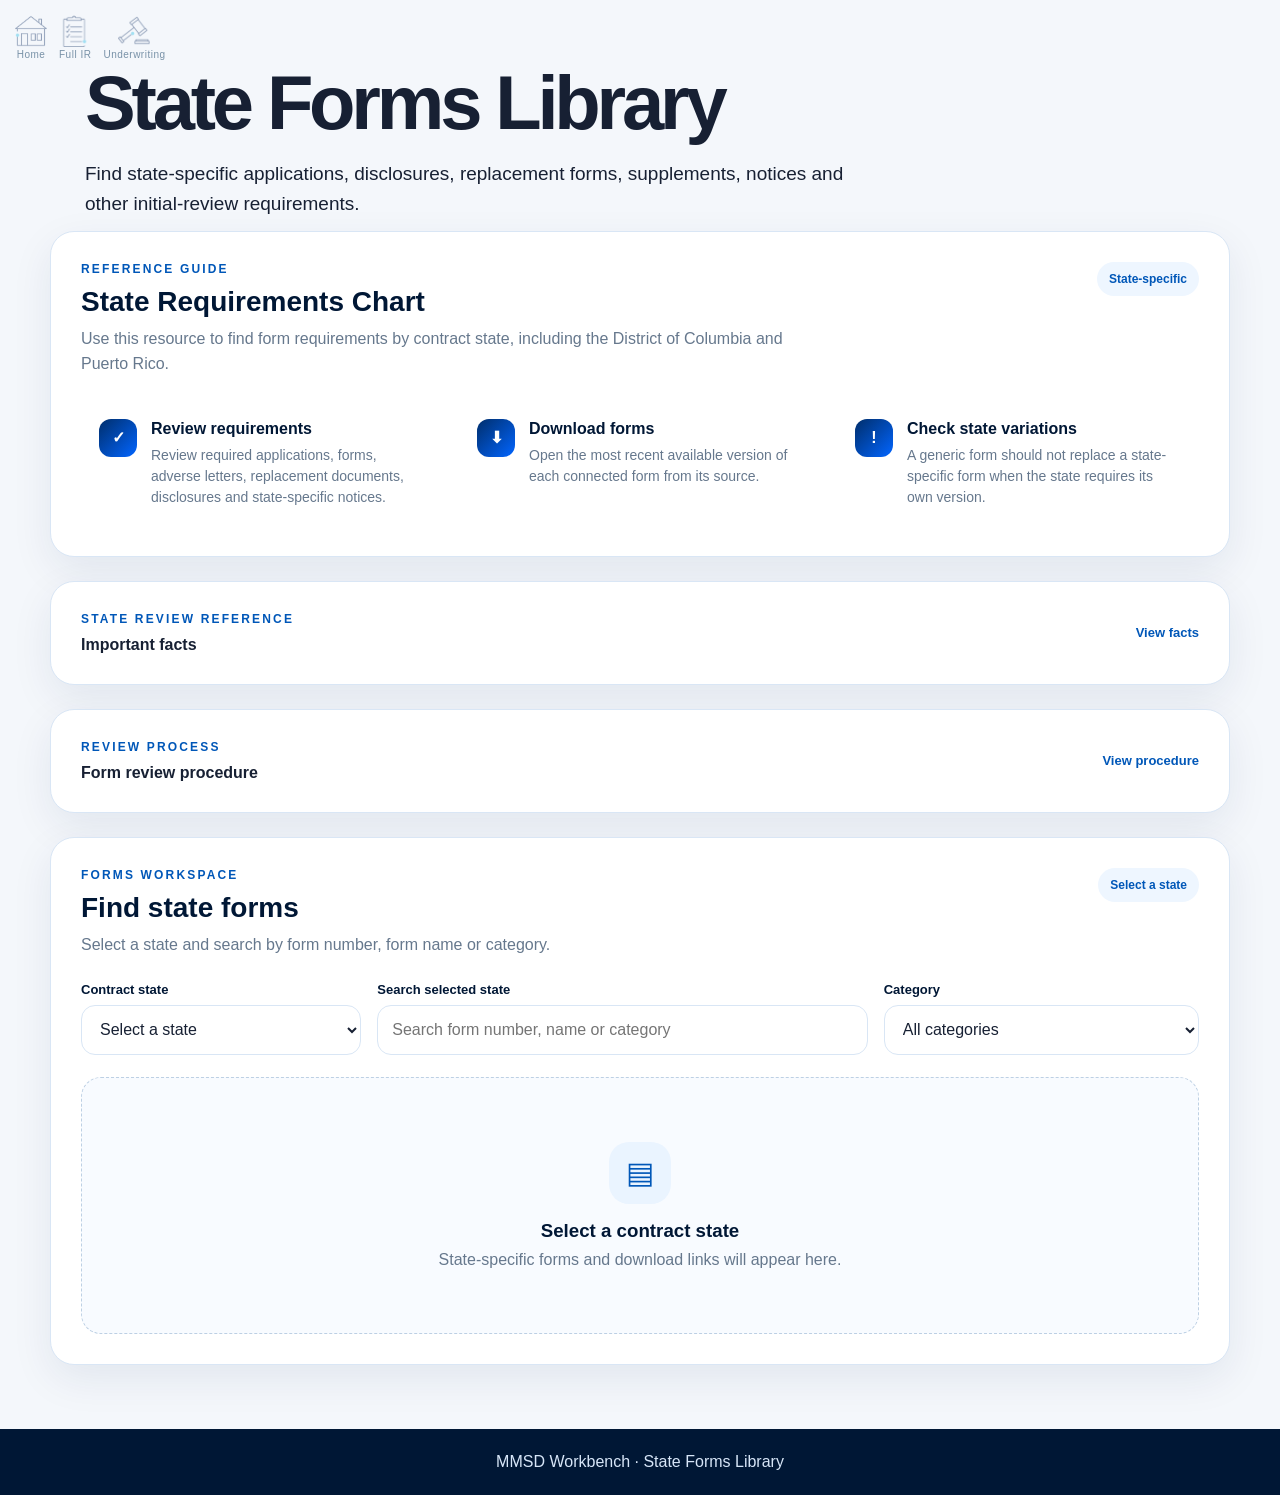
<file: forms-library.html>
<!doctype html>
<html lang="en">
<head>
    <meta charset="utf-8">

    <meta
        name="viewport"
        content="width=device-width, initial-scale=1">

    <title>State Forms Library | MMSD Workbench</title>

    <link rel="stylesheet" href="forms-library.css"/>

</head>

<body>

    <!-- =====================================
         WORKBENCH NAVIGATION
    ====================================== -->

    <header class="ir-header">

        <nav class="ir-navigation">
        <ul>
          <li>
            <a href="home.html" title="Home">
              <img src="images/home.png" />
              <span>Home</span>
            </a>
          </li>

          <li>
            <a href="index.html" title="FillIR">
              <img src="images/Picture5.png" />
              <span>Full IR</span>
            </a>
          </li>

          <li>
            <a href="UW.html" title="Underwriting">
              <img src="images/UW.png" />
              <span>Underwriting</span>
            </a>
          </li>
        </ul>
      </nav>

    </header>


    <!-- =====================================
         PAGE HEADER
    ====================================== -->

    <section class="forms-hero">

        <div class="forms-hero__content">



            <h1>State Forms Library</h1>

            <p>
                Find state-specific applications, disclosures,
                replacement forms, supplements, notices and other
                initial-review requirements.
            </p>

        </div>

    </section>


    <main class="forms-shell">


        <!-- =====================================
             IMPORTANT INFORMATION
        ====================================== -->

        <section class="forms-card information-card">

            <div class="section-heading">

                <div>

                    <span class="section-eyebrow">
                        Reference guide
                    </span>

                    <h2>State Requirements Chart</h2>

                    <p>
                        Use this resource to find form requirements by
                        contract state, including the District of
                        Columbia and Puerto Rico.
                    </p>

                </div>

                <span class="reference-badge">
                    State-specific
                </span>

            </div>


            <div class="information-grid">

                <article class="information-panel">

                    <div class="panel-icon" aria-hidden="true">
                        ✓
                    </div>

                    <div>

                        <h3>Review requirements</h3>

                        <p>
                            Review required applications, forms,
                            adverse letters, replacement documents,
                            disclosures and state-specific notices.
                        </p>

                    </div>

                </article>


                <article class="information-panel">

                    <div class="panel-icon" aria-hidden="true">
                        ⬇
                    </div>

                    <div>

                        <h3>Download forms</h3>

                        <p>
                            Open the most recent available version of
                            each connected form from its source.
                        </p>

                    </div>

                </article>


                <article class="information-panel">

                    <div class="panel-icon" aria-hidden="true">
                        !
                    </div>

                    <div>

                        <h3>Check state variations</h3>

                        <p>
                            A generic form should not replace a
                            state-specific form when the state requires
                            its own version.
                        </p>

                    </div>

                </article>

            </div>

        </section>


        <!-- =====================================
             FACTS
        ====================================== -->

        <details class="forms-card reference-details">

            <summary>

                <span>

                    <span class="section-eyebrow">
                        State review reference
                    </span>

                    <strong>Important facts</strong>

                </span>

                <span class="summary-action">
                    View facts
                </span>

            </summary>

            <div class="details-content">

                <ol class="reference-list">

                    <li>
                        The Trust Certificate F6734 is used in all
                        states unless a state-specific version is
                        indicated.
                    </li>

                    <li>
                        The Absolute Assignment P4051 for an external
                        1035 exchange and Internal Surrender F6309 are
                        used in all states.
                    </li>

                    <li>
                        F7004 is used in all states unless a
                        state-specific version is indicated.
                    </li>

                    <li>
                        Backdating may be restricted by state and
                        product type.
                    </li>

                    <li>
                        Do not substitute a generic form when the state
                        requires a state-specific version.
                    </li>

                    <li>
                        Part 2 applications may have different versions.
                        Confirm the correct version for the case.
                    </li>

                    <li>
                        New York cases require additional illustration
                        and replacement review.
                    </li>

                </ol>

            </div>

        </details>


        <!-- =====================================
             REVIEW PROCEDURE
        ====================================== -->

        <details class="forms-card reference-details">

            <summary>

                <span>

                    <span class="section-eyebrow">
                        Review process
                    </span>

                    <strong>Form review procedure</strong>

                </span>

                <span class="summary-action">
                    View procedure
                </span>

            </summary>

            <div class="details-content">

                <ol class="procedure-list">

                    <li>

                        <strong>
                            Confirm that the complete form was submitted.
                        </strong>

                        <p>
                            Review every page. A signature page by itself
                            should not be treated as the complete form.
                        </p>

                    </li>

                    <li>

                        <strong>
                            Confirm the form version.
                        </strong>

                        <p>
                            When multiple versions exist, use the most
                            recent accepted version unless an approved
                            transition period applies.
                        </p>

                    </li>

                    <li>

                        <strong>
                            Review state-specific requirements.
                        </strong>

                        <p>
                            Select the contract state below to display
                            forms, notices, replacement guidance and
                            state-specific review notes.
                        </p>

                    </li>

                </ol>

            </div>

        </details>


        <!-- =====================================
             STATE SELECTOR + SEARCH
        ====================================== -->

        <section class="forms-card forms-workspace">

            <div class="section-heading">

                <div>

                    <span class="section-eyebrow">
                        Forms workspace
                    </span>

                    <h2>Find state forms</h2>

                    <p>
                        Select a state and search by form number,
                        form name or category.
                    </p>

                </div>

                <span
                    id="formResultCount"
                    class="result-count">

                    Select a state

                </span>

            </div>


            <div class="forms-toolbar">

                <div class="forms-field">

                    <label for="stateSelector">
                        Contract state
                    </label>

                    <select id="stateSelector">

                        <option value="">
                            Select a state
                        </option>

                        <option value="AL">Alabama</option>
                        <option value="AK">Alaska</option>
                        <option value="AZ">Arizona</option>
                        <option value="AR">Arkansas</option>
                        <option value="CA">California</option>
                        <option value="CO">Colorado</option>
                        <option value="CT">Connecticut</option>
                        <option value="DE">Delaware</option>
                        <option value="DC">District of Columbia</option>
                        <option value="FL">Florida</option>
                        <option value="GA">Georgia</option>
                        <option value="HI">Hawaii</option>
                        <option value="ID">Idaho</option>
                        <option value="IL">Illinois</option>
                        <option value="IN">Indiana</option>
                        <option value="IA">Iowa</option>
                        <option value="KS">Kansas</option>
                        <option value="KY">Kentucky</option>
                        <option value="LA">Louisiana</option>
                        <option value="ME">Maine</option>
                        <option value="MD">Maryland</option>
                        <option value="MA">Massachusetts</option>
                        <option value="MI">Michigan</option>
                        <option value="MN">Minnesota</option>
                        <option value="MS">Mississippi</option>
                        <option value="MO">Missouri</option>
                        <option value="MT">Montana</option>
                        <option value="NE">Nebraska</option>
                        <option value="NV">Nevada</option>
                        <option value="NH">New Hampshire</option>
                        <option value="NJ">New Jersey</option>
                        <option value="NM">New Mexico</option>
                        <option value="NY">New York</option>
                        <option value="NC">North Carolina</option>
                        <option value="ND">North Dakota</option>
                        <option value="OH">Ohio</option>
                        <option value="OK">Oklahoma</option>
                        <option value="OR">Oregon</option>
                        <option value="PA">Pennsylvania</option>
                        <option value="PR">Puerto Rico</option>
                        <option value="RI">Rhode Island</option>
                        <option value="SC">South Carolina</option>
                        <option value="SD">South Dakota</option>
                        <option value="TN">Tennessee</option>
                        <option value="TX">Texas</option>
                        <option value="UT">Utah</option>
                        <option value="VT">Vermont</option>
                        <option value="VA">Virginia</option>
                        <option value="WA">Washington</option>
                        <option value="WV">West Virginia</option>
                        <option value="WI">Wisconsin</option>
                        <option value="WY">Wyoming</option>

                    </select>

                </div>


                <div class="forms-field forms-search-field">

                    <label for="formSearch">
                        Search selected state
                    </label>

                    <input
                        id="formSearch"
                        type="search"
                        placeholder="Search form number, name or category"
                        autocomplete="off">

                </div>


                <div class="forms-field">

                    <label for="categoryFilter">
                        Category
                    </label>

                    <select id="categoryFilter">

                        <option value="all">
                            All categories
                        </option>

                        <option value="application">
                            Applications
                        </option>

                        <option value="designation">
                            Ownership and beneficiary
                        </option>

                        <option value="medical">
                            Medical and HIPAA
                        </option>

                        <option value="replacement">
                            Replacement
                        </option>

                        <option value="ltc">
                            Long-term care
                        </option>

                        <option value="supplement">
                            Supplements
                        </option>

                        <option value="disclosure">
                            Disclosures
                        </option>

                        <option value="other">
                            Other
                        </option>

                    </select>

                </div>

            </div>


            <!-- Selected-state notices appear here -->

            <div
                id="stateNoticePanel"
                class="state-notice-panel"
                hidden>
            </div>


            <!-- Forms rendered by JavaScript -->

            <div
                id="formsGrid"
                class="forms-grid">

                <div class="forms-empty-state">

                    <div
                        class="empty-state-icon"
                        aria-hidden="true">

                        ▤

                    </div>

                    <h3>Select a contract state</h3>

                    <p>
                        State-specific forms and download links will
                        appear here.
                    </p>

                </div>

            </div>

        </section>

    </main>


    <footer class="forms-footer">

        <p>
            MMSD Workbench · State Forms Library
        </p>

    </footer>


  <!-- Load template data before the engines that consume it. -->


  <script src="scripts/forms-library-data.js"></script>

   <script src="scripts/forms-library.js"></script>





</body>
</html>
</file>
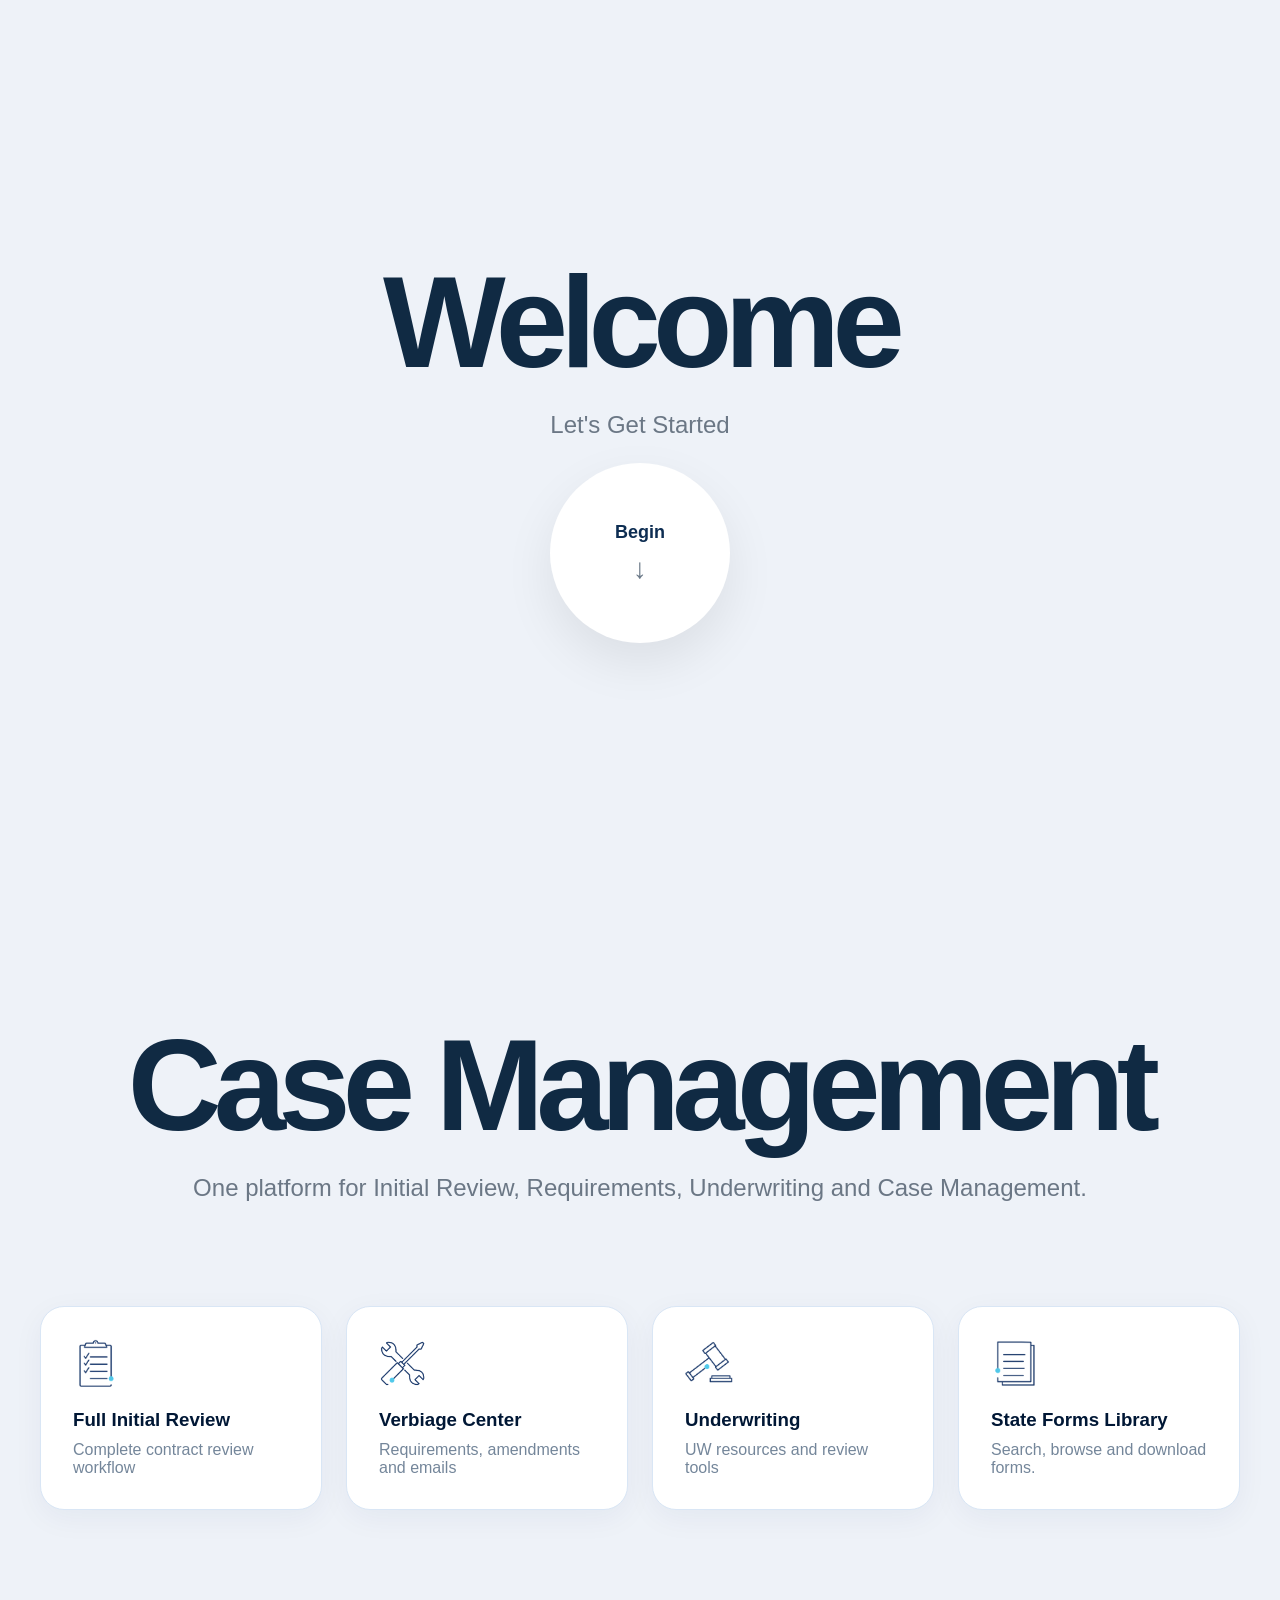
<file: home.html>
<!doctype html>
<html lang="en">
  <head>
    <meta charset="utf-8" />
    <meta name="viewport" content="width=device-width, initial-scale=1.0" />
    <title>Full Initial Review</title>
    <link href="Styling/home.css" rel="stylesheet"/>
    <link href="Styling/navigation.css" rel="stylesheet"/>
    <link href="Styling/typography.css" rel="stylesheet"/>
    <link href="Styling/shared.css" rel="stylesheet"/>
     <link href="Styling/onboarding.css" rel="stylesheet"/>
      <link href="Styling/workbench.css" rel="stylesheet"/>
  </head>
  <body>
    <header class="ir-header">

    </header>
<section id="welcomeHero">

    <div class="welcome-background"></div>

    <div id="gettingStartedSection">

        <h1 class="welcome-title">
            Welcome
        </h1>


        <p class="welcome-subtitle">
            Let's Get Started
        </p>

        <button
            id="beginButton"
            class="welcome-begin-btn">

            <span>Begin</span>
          <span class="begin-arrow">↓</span>

        </button>

    </div>

</section>
    <meta charset="utf-8">
    <meta name="viewport" content="width=device-width,initial-scale=1.0">
    <title>MMSD Verbiage Center</title>

<main id="launcherSection" class="launcher-page">

  <section class="home-hero">

 <h2 class="welcome-title">
Case Management        </h2>

        <p class="welcome-subtitle">
            One platform for Initial Review,
Requirements, Underwriting and Case Management.
        </p>

</section>

<section class="launcher-grid">

     <a href="index.html" class="app-tile">
        <img src="images/Picture5.png" />
        <h3>Full Initial Review</h3>
        <p>Complete contract review workflow</p>
    </a>

    <a href="verbiage-only.html" class="app-tile">
              <img src="images/Picture8.png" />
        <h3>Verbiage Center</h3>
        <p>Requirements, amendments and emails</p>
    </a>

     <a href="UW.html"  class="app-tile">
              <img src="images/UW.png" />
        <h3>Underwriting</h3>
        <p>UW resources and review tools</p>
    </a>

<a href="forms-library.html"  class="app-tile">
              <img src="images/Picture6.png" />
        <h3>State Forms Library</h3>
        <p> Search, browse and download forms.</p>
    </a>


</section>

<script src="scripts/home.js"></script>
</file>
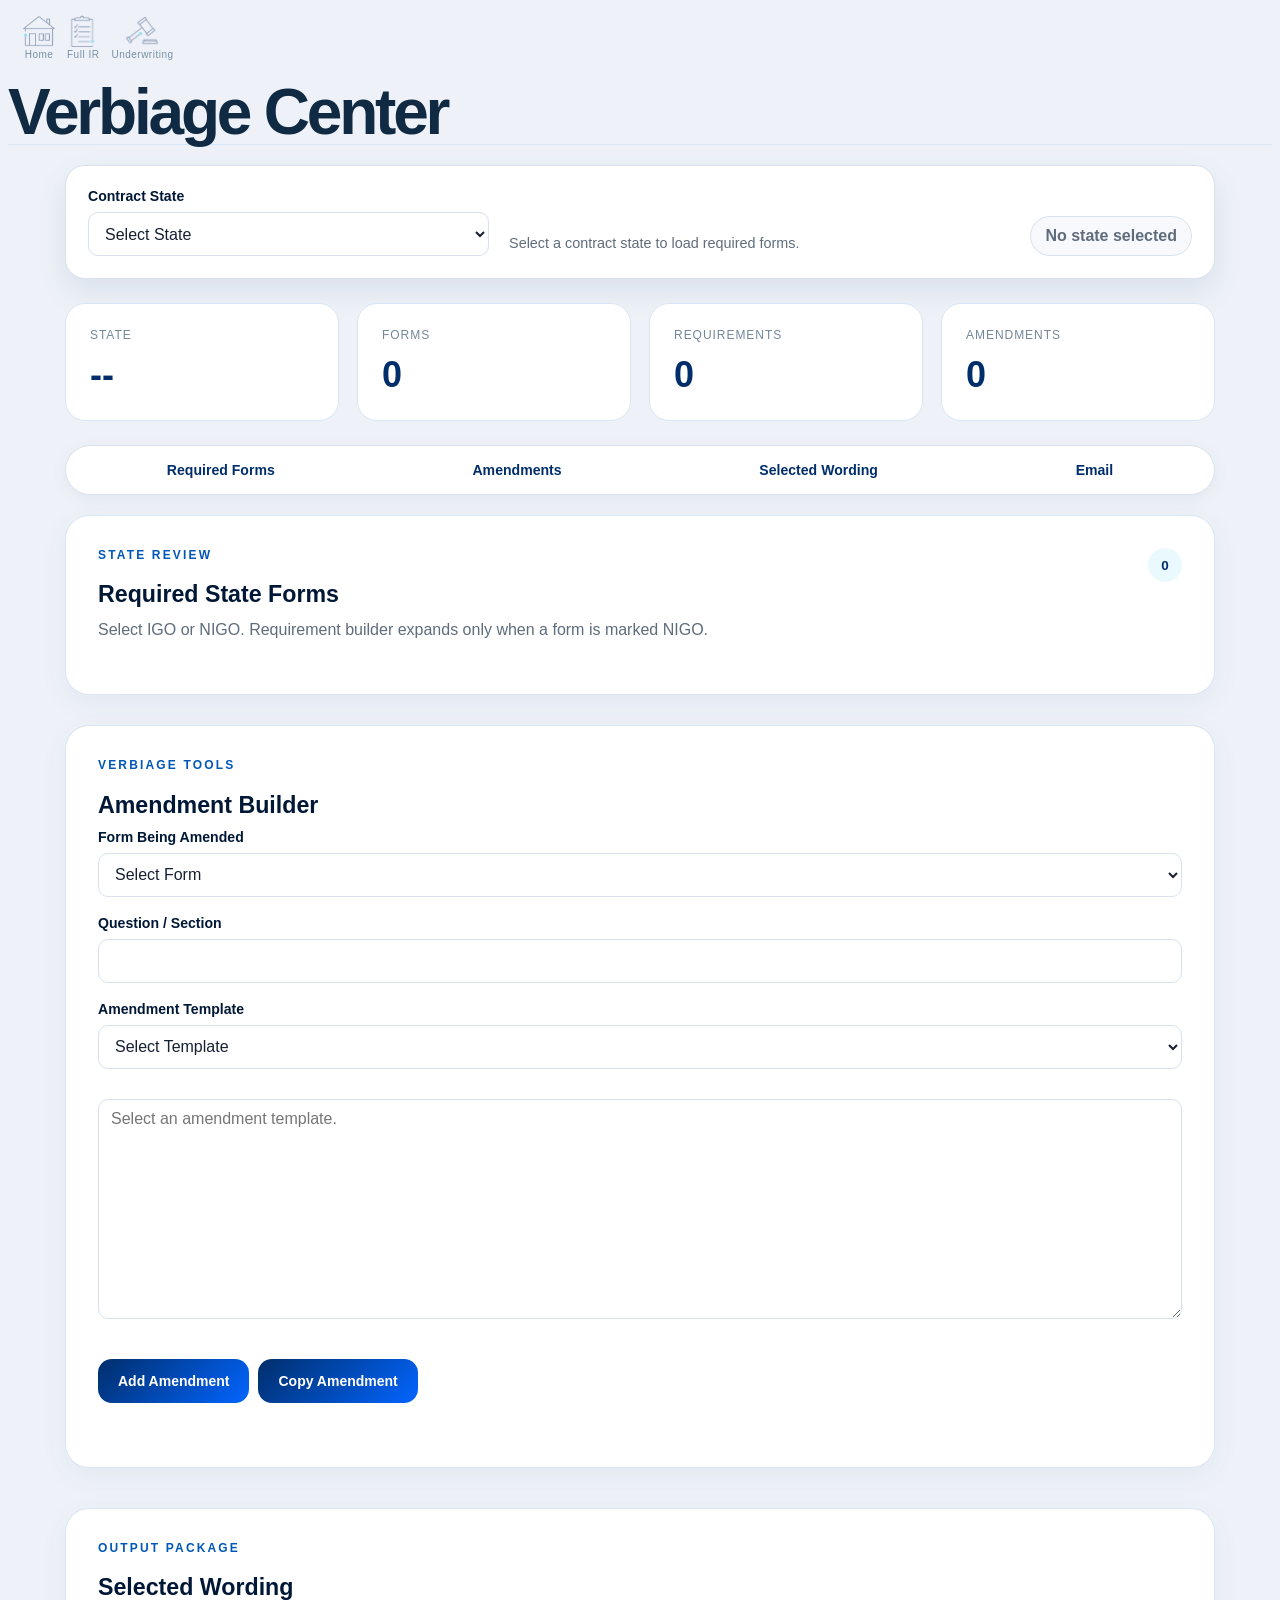
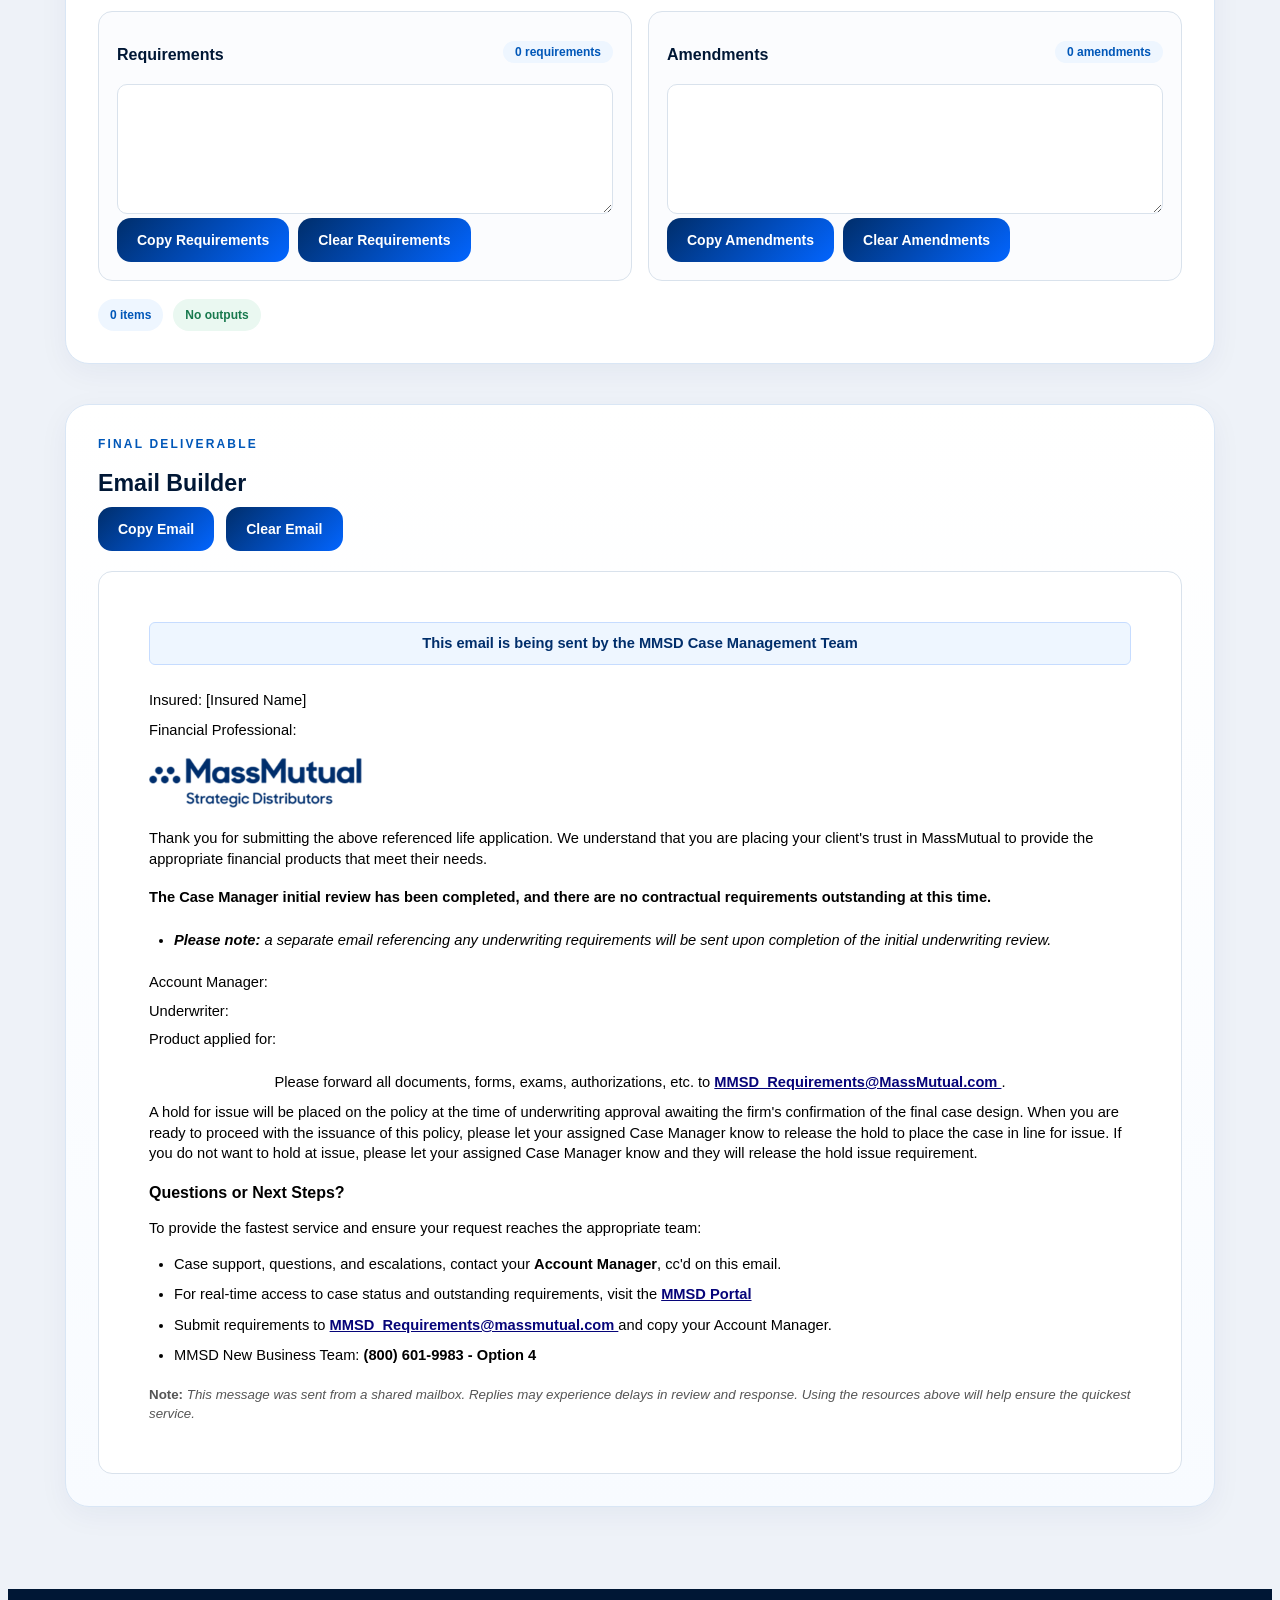
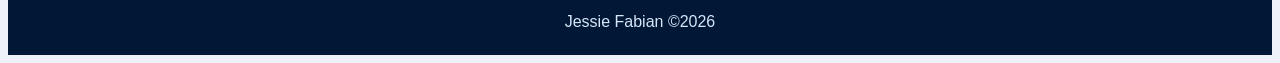
<file: verbiage-only.html>
<!doctype html>
<html lang="en">
<head>
    <meta charset="utf-8">
    <meta name="viewport" content="width=device-width,initial-scale=1.0">
    <title>MMSD Verbiage Center</title>
<link rel="stylesheet" href="Styling/verbiage-only.css"/>


</head>
<body>

      <nav class="ir-navigation">
        <ul>
          <li>
            <a href="home.html" title="Home">
              <img src="images/home.png" />
              <span>Home</span>
            </a>
          </li>

          <li>
            <a href="index.html" title="FillIR">
              <img src="images/Picture5.png" />
              <span>Full IR</span>
            </a>
          </li>

          <li>
            <a href="UW.html" title="Underwriting">
              <img src="images/UW.png" />
              <span>Underwriting</span>
            </a>
          </li>
        </ul>
      </nav>
</header>

<main class="verbiage-page">

<section class="vc-hero">
    <div class="vc-hero__inner">


        <h1>Verbiage Center</h1>


    </div>
</section>

<div class="vc-shell">

    <section class="vc-context-bar">

        <div class="vc-field">

            <label for="contractState">
                Contract State
            </label>

            <select id="contractState">

                <option value="">
                    Select State
                </option>
                <option value="AL">Alabama</option>
                <option value="AK">Alaska</option>
                <option value="AZ">Arizona</option>
                <option value="AR">Arkansas</option>
                <option value="CA">California</option>
                <option value="CO">Colorado</option>
                <option value="CT">Connecticut</option>
                <option value="DE">Delaware</option>
                <option value="DC">District of Columbia</option>
                <option value="FL">Florida</option>
                <option value="GA">Georgia</option>
                <option value="HI">Hawaii</option>
                <option value="ID">Idaho</option>
                <option value="IL">Illinois</option>
                <option value="IN">Indiana</option>
                <option value="IA">Iowa</option>
                <option value="KS">Kansas</option>
                <option value="KY">Kentucky</option>
                <option value="LA">Louisiana</option>
                <option value="ME">Maine</option>
                <option value="MD">Maryland</option>
                <option value="MA">Massachusetts</option>
                <option value="MI">Michigan</option>
                <option value="MN">Minnesota</option>
                <option value="MS">Mississippi</option>
                <option value="MO">Missouri</option>
                <option value="MT">Montana</option>
                <option value="NE">Nebraska</option>
                <option value="NV">Nevada</option>
                <option value="NH">New Hampshire</option>
                <option value="NJ">New Jersey</option>
                <option value="NM">New Mexico</option>
                <option value="NY">New York</option>
                <option value="NC">North Carolina</option>
                <option value="ND">North Dakota</option>
                <option value="OH">Ohio</option>
                <option value="OK">Oklahoma</option>
                <option value="OR">Oregon</option>
                <option value="PA">Pennsylvania</option>
                <option value="PR">Puerto Rico</option>
                <option value="RI">Rhode Island</option>
                <option value="SC">South Carolina</option>
                <option value="SD">South Dakota</option>
                <option value="TN">Tennessee</option>
                <option value="TX">Texas</option>
                <option value="UT">Utah</option>
                <option value="VT">Vermont</option>
                <option value="VA">Virginia</option>
                <option value="WA">Washington</option>
                <option value="WV">West Virginia</option>
                <option value="WI">Wisconsin</option>
                <option value="WY">Wyoming</option>
              </select>

            <input type="hidden" id="selectedState">
        </div>

        <p class="vc-case-note">
            Select a contract state to load required forms.
        </p>

        <span id="selectedStateDisplay"
              class="vc-state-chip"
              data-empty="true">
              No state selected
        </span>

    </section>


    <section class="vc-dashboard">

        <div class="vc-stat">
            <span>State</span>
            <strong id="dashboardState">--</strong>
        </div>

        <div class="vc-stat">
            <span>Forms</span>
            <strong id="dashboardFormCount">0</strong>
        </div>

        <div class="vc-stat">
            <span>Requirements</span>
            <strong id="dashboardRequirementCount">0</strong>
        </div>

        <div class="vc-stat">
            <span>Amendments</span>
            <strong id="dashboardAmendmentCount">0</strong>
        </div>

    </section>



    <nav class="vc-jump-nav">
        <a href="#requiredFormsSection">Required Forms</a>
        <a href="#amendmentsSection">Amendments</a>
        <a href="#reviewOutputPackage">Selected Wording</a>
        <a href="#emailBuilder">Email</a>
    </nav>

  <section id="requiredFormsSection" class="vc-card">

<div class="vc-card__header">

    <div class="vc-card__heading">

        <span class="vc-section-eyebrow">
            STATE REVIEW
        </span>

        <h2>Required State Forms</h2>

        <p class="vc-card__description">
            Select IGO or NIGO. Requirement builder expands only when a form is marked NIGO.
        </p>

    </div>

    <span id="applicableFormCount"
          class="vc-count-badge">
        0
    </span>

</div>

    <div id="stateImportantNotices"></div>
    <div id="stateNotes"></div>
    <div id="requiredForms"></div>

</section>

    <!-- ONE hidden requirement engine only -->

<div id="requirementBuilderParking" style="display:none;">

    <div id="nigoRequirementBuilder" class="vc-card">

        <h3>Requirement Builder</h3>

        <div class="vc-field">
            <label>Active Form</label>
            <div id="activeNigoFormDisplay">
                Select a form marked NIGO.
            </div>
        </div>

        <div class="vc-field">
            <label for="globalRequirementTemplate">
                Requirement Template
            </label>

            <select id="globalRequirementTemplate">
                <option value="">
                    Select Requirement
                </option>
            </select>
        </div>

        <button
            type="button"
            id="favoriteRequirementButton">
            ♡
        </button>

        <div id="globalRequirementFields"></div>

        <textarea
            id="globalGeneratedRequirement"
            rows="6"
            readonly>
        </textarea>

        <div class="vc-actions">

            <button
                id="addGlobalRequirement"
                type="button">
                Add Requirement
            </button>

            <button
                id="copyGlobalRequirement"
                type="button">
                Copy Requirement
            </button>

        </div>

        <div id="requirementSaveStatus"></div>

    </div>
</div>
<section id="amendmentsSection" class="vc-card">

    <span class="vc-section-eyebrow">
        VERBIAGE TOOLS
    </span>

    <h2>Amendment Builder</h2>

        <div class="vc-field">
            <label for="globalAmendmentForm">Form Being Amended</label>
            <select id="globalAmendmentForm">
                <option value="">Select Form</option>
            </select>
        </div>

        <div class="vc-field">
            <label for="globalQuestion">Question / Section</label>
            <input id="globalQuestion" type="text">
        </div>

        <div class="vc-field">
            <label for="globalAmendmentTemplate">Amendment Template</label>
            <select id="globalAmendmentTemplate">
                <option value="">Select Template</option>
            </select>
        </div>

        <div id="globalAmendmentFields"></div>

        <textarea id="globalGeneratedAmendment" rows="8" readonly></textarea>

        <div class="vc-actions">

    <button
        id="addGlobalAmendment"
        type="button">
        Add Amendment
    </button>

    <button
        id="copyGlobalAmendment"
        type="button">
        Copy Amendment
    </button>

</div>

<div
    id="amendmentSaveStatus"
    class="vc-status"
    aria-live="polite">
</div>

    </section>
<section id="reviewOutputPackage" class="vc-card">

    <span class="vc-section-eyebrow">
        OUTPUT PACKAGE
    </span>

    <h2>Selected Wording</h2>

    <div class="vc-summary-grid">

        <section class="vc-summary-panel">

            <div class="vc-summary-panel__heading">
                <h3>Requirements</h3>
                <span id="compiledRequirementBadge">
                    0 requirements
                </span>
            </div>

            <span id="compiledRequirementCount" hidden>
                0
            </span>

            <textarea
                id="compiledRequirements"
                readonly>
            </textarea>

            <div class="vc-actions">
                <button
                    id="copyAllRequirements"
                    type="button">
                    Copy Requirements
                </button>

                <button
                    id="clearAllRequirements"
                    type="button">
                    Clear Requirements
                </button>
            </div>

        </section>

        <section class="vc-summary-panel">

            <div class="vc-summary-panel__heading">
                <h3>Amendments</h3>
                <span id="compiledAmendmentBadge">
                    0 amendments
                </span>
            </div>

            <span id="compiledAmendmentCount" hidden>
                0
            </span>

            <textarea
                id="compiledAmendments"
                readonly>
            </textarea>

            <div class="vc-actions">
                <button
                    id="copyAllAmendments"
                    type="button">
                    Copy Amendments
                </button>

                <button
                    id="clearAllAmendments"
                    type="button">
                    Clear Amendments
                </button>
            </div>

        </section>

    </div>

    <div class="vc-output-footer">

        <span id="compiledTotalCount">
            0 items
        </span>

        <span
            id="reviewOutputStatus"
            class="vc-output-status">
            No outputs
        </span>

        <div
            id="reviewOutputCopyStatus"
            class="vc-status"
            aria-live="polite">
        </div>

    </div>

</section>

    <section id="emailBuilder" class="vc-card">
<span class="vc-section-eyebrow">
    FINAL DELIVERABLE
</span>

<h2>Email Builder</h2>
    <div class="vc-email-controls">


        <button id="copyEmail">Copy Email</button>
        <button id="clearEmail">Clear Email</button>

    </div>

   <div
    id="emailOutput"
    class="vc-email-preview"
    contenteditable="true">

</div>
    </section>
    </div>
</main>

<footer class="vc-footer">
    <p>Jessie Fabian ©2026</p>
</footer>
  <!-- Load template data before the engines that consume it. -->

    <script src="scripts/library.js"></script>
  <script src="scripts/amendment-engine.js"></script>
  <script src="scripts/stateLoader.js"></script>
 <script src="scripts/review-output-package.js"></script>
  <script src="scripts/scroll.js"></script>
<script src= "scripts/verbiage-output-fix.js"></script>
   <script src="scripts/initial-review.js"></script>





</body>
</html>
</file>
<file: forms-library.css>
:root {
    --forms-navy: #001735;
    --forms-blue: #002e6b;
    --forms-charge-blue: #0265ff;
    --forms-cyan: #4dc7eb;
    --forms-surface: #f4f7fb;
    --forms-white: #ffffff;
    --forms-ink: #172033;
    --forms-muted: #66788d;
    --forms-border: #d9e6f5;
    --forms-success: #18794e;
    --forms-warning: #9a5d00;
    --forms-danger: #b42318;
    --forms-shadow: 0 14px 42px rgba(0, 43, 92, 0.08);
}

* {
    box-sizing: border-box;
}

html {
    scroll-behavior: smooth;
}

body {
    margin: 0;
    color: var(--forms-ink);
    background: var(--forms-surface);
     font-family: "MM Sharp", "Century Gothic", "Futura", sans-serif;
}

h1,
h2,
h3,
strong {
    font-family:
        "MM Sharp",
        "Century Gothic",
        "Futura",
        sans-serif;
}



.ir-header {
    position: abso ute;
    top: 20px;
    left: 20px;
    z-index: 1000;
}

.ir-navigation ul {
    display: flex;
    gap:  12px;
    margin: 0;
    padding: 0;
    list-style: none;
}

.ir-navigation li {
    text-align: center ;
}

.ir-navigation a {
    display: flex;
    flex-direction: column;
    align-items: center;
    color: #003057;
    font-size: 11px;
    font-weight: 500;
    text-decoration: none;
    transition:
        opacity 200ms ease,
        transform 200ms ease;
}

.ir-navigation img {
    width: clamp(20px, 3vw, 32px);
    height: auto;
    margin-bottom: 2px;
    background: transparent;
    opacity: 0.55;
}

.ir-navigation span {
    font-size: 10px;
    letter-spacing: 0.5px;
    opacity: 0.55;
}

.ir-navigation a:hover {
    transform: scale(1.08);
}

.ir-navigation a:hover img,
.ir-navigation a:hover span {
    opacity: 1;
}

.forms-hero {

     display: flex;

    justify-content: center;
    align-items: center;
    text-align: center;

    padding: 20px 24px 10px;

    transform: translateY(-35px);
}

.forms-hero::after {
    position: absolute;
    right:  130px;
    bottom: -300px;
    width: 520px;
    height: 520px;
    border: 1px solid rgba(255, 255, 255  0.12);
    border-radius: 50%;
    content: "";
}

.forms-hero__content {

    width: 100%;
    max-width: 1150px;
  text-align: left;
    margin: 0 auto;

    padding: 0 20px;
}
.forms-hero__content h1 {
text-align: left;
    margin-bottom: 12px;
}

.forms-hero__content p {

    margin: 0 auto;
text-align: left;
    max-width: 850px;
}
.forms-eyebrow,
.section-eyebrow {
    display: block;
    position: center;
    margin-bottom: 10px;
    color: var(--forms-cyan);
    font-size: 12px;
    font-weight: 800;
    letter-spacing: 0.18em;
    text-transform: uppercase;
}

.forms-hero h1 {
    margin: 0;
    font-size: clamp(44px, 6vw, 76px);
    line-height: 1;
    position: center;
    letter-spacing: -0.055em;
}

.forms-hero p {
    max-width: 760px;
    margin: 18px 0 0;

    font-size: 19px;
    line-height: 1.6;
}


.forms-shell {
    width: min(1180px, calc(100% - 40px));
    margin: -34px auto 0;
    padding-bottom: 64px;
    position: relative;
    z-index: 2;
}

.forms-card {
    padding: 30px;
    border: 1px solid var(--forms-border);
    border-radius: 24px;
    background: var(--forms-white);
    box-shadow: var(--forms-shadow);
}

.forms-card + .forms-card {
    margin-top: 24px;
}

.section-heading {
    display: flex;
    align-items: flex-start;
    justify-content: space-between;
    gap: 24px;
    margin-bottom: 24px;
}

.section-heading h2 {
    margin: 0;
    color: var(--forms-navy);
    font-size: 28px;
}

.section-heading p {
    max-width: 720px;
    margin: 8px 0 0;
    color: var(--forms-muted);
    line-height: 1.6;
}

.section-eyebrow {
    color: #0057b8;
}

.reference-badge,
.result-count {
    flex-shrink: 0;
    display: inline-flex;
    align-items: center;
    justify-content: center;
    min-height: 34px;
    padding: 6px 12px;
    border-radius: 999px;
    color: #0057b8;
    background: #eef6ff;
    font-size: 12px;
    font-weight: 800;
}




.information-grid {
    display: grid;
    grid-template-columns: repeat(3, minmax(0, 1fr));
     gap: 16px;
}

.information-panel {
    display: flex;
    gap: 14px;
    padding: 18px;
    border: 1px s lid var(--forms-border);
    border-radius: 18px;
    background:
        linear-gradient(
            1 0deg,
            #fbfdff,
            #f5f9ff
        );
}

.panel-icon {
    display: grid;
    flex: 0 0 auto;
    width: 38px;
    height: 38px;
    place-items: center;
    border-radius: 12px;
    color: #ffffff;
    background:
        linear-gradient(
            135deg,
            var(--forms-blue),
            var(--forms-charge-blue)
        );
    font-weight: 900;
}

.information-panel h3 {
    margin: 1px 0 7px;
    color: var(--forms-navy);
    font-size: 16px;
}

.information-panel p {
    margin: 0;
    color: var(--forms-muted);
    font-size: 14px;
    line-height: 1.5;
}



.reference-details {

    overflow: visible;

    width: 100%;
}

.reference-details summary {
    display: flex;
    align-items: center;
    justify-content: space-between;
    gap: 24px;
    padding: 24px 28 x;
    cursor: pointer;
    list-style: none;
}

.reference-details summary::-webkit-details-marker {
    display: none;
}

.reference-deta ls summary strong {
    color: var( --forms-navy);
    font-size: 21px
}

.summary-action {
    color: #0057b8;
    font-size: 13px;
    font-weight: 800;
}

.reference-details[open] .summary-action {
    color: var(--forms-muted);
}

.details-content {
    padding: 0 28px 28px;
    border-top: 1px solid var(--forms-border);
}

.reference-list {
    display: grid;
    gap: 14px;
    margin: 24px 0 0;
    padding-left: 22px;
}

.reference-list li {
    padding-left: 6px;
    color: #40536a;
    line-height: 1.6;
}

.procedure-list {
    display: grid;
    gap: 16px;
    margin: 24px 0 0;
    padding: 0;
    list-style: none;
    counter-reset: procedure;
}

.procedure-list li {
    position: relative;
    min-height: 58px;
    padding: 17px 18px 17px 70px;
    border: 1px solid var(--forms-border);
    border-radius: 16px;
    background: #f8fbff;
    counter-increment: procedure;
}

.procedure-list li::before {
    position: absolute;
    top: 17px;
    left: 18px;
    display: grid;
    width: 34px;
    height: 34px;
    place-items: center;
    border-radius: 50%;
    color: #ffffff;
    background: var(--forms-blue);
    content: counter(procedure);
    font-weight: 900;
}

.procedure-list strong {
    color: var(--forms-navy);
}

.procedure-list p {
    margin: 6px 0 0;
    color: var(--forms-muted);
    line-height: 1.55;
}


.forms-toolbar {
    display: grid;
    grid-template-columns: 0.8fr 1.4fr 0.9fr;
    gap: 16px;
    margin-bottom: 22px;
}

.forms-field {
    display: grid;
    gap: 8px;
}

.forms-field label {
    color: var(--forms-navy);
    font-size: 13px;
    font-weight: 800;
}

.forms-field input,
.forms-field select {
    width: 100%;
    min-height: 50px;
    padding: 10px 14px;
    border: 1px solid var(--forms-border);
    border-radius: 14px;
    color: var(--forms-ink);
    background: #ffffff;
    font: inherit;
}

.forms-field input:focus,
.forms-field select:focus {
    border-color: var(--forms-charge-blue);
    outline: none;
    box-shadow: 0 0 0 4px rgba(2, 101, 255, 0.11);
}

.state-notice-panel {
    margin-bottom: 20px;
    padding: 18px;
    border: 1px solid #ffd391;
    border-left: 5px solid #d98200;
    border-radius: 16px;
    color: #694000;
    background: #fff9ed;
}

.state-notice-panel h3 {
    margin: 0 0 8px;
    color: #694000;
    font-size: 16px;
}

.state-notice-panel p {
    margin: 0;
    line-height: 1.55;
}


.forms-grid {
    display: grid;
    gap: 14px;
}

.form-download-card {
    position: relative;
    display: grid;
    grid-template-columns: minmax(0, 1fr) auto;
    gap: 24px;
    align-items: center;
    padding: 20px;
    overflow: hidden;
    border: 1px solid var(--forms-border);
    border-radius: 18px;
    background: #ffffff;
    transition:
        transform 200ms ease,
        border-color 200ms ease,
        box-shadow 200ms ease;
}

.form-download-card::before {
    position: absolute;
    inset: 0 auto 0 0;
    width: 4px;
    background:
        linear-gradient(
            180deg,
            var(--forms-cyan),
            var(--forms-charge-blue)
        );
    content: "";
}

.form-download-card:hover {
    transform: translateY(-2px);
    border-color: #b6d5f7;
    box-shadow: 0 12px 28px rgba(0, 67, 145, 0.09);
}

.form-name-row {
    display: flex;
    align-items: center;
    gap: 10px;
    flex-wrap: wrap;
}

.form-number {
    margin: 0;
    color: var(--forms-navy);
    font-size: 17px;
}

.form-category {
    display: inline-flex;
    align-items: center;
    min-height: 25px;
    padding: 4px 9px;
    border-radius: 999px;
    color: #0057b8;
    background: #eef6ff;
    font-size: 10px;
    font-weight: 800;
    letter-spacing: 0.04em;
    text-transform: uppercase;
}

.form-title {
    margin: 7px 0 0;
    color: var(--forms-muted);
    line-height: 1.45;
}

.form-note {
    margin: 10px 0 0;
    color: #8a5100;
    font-size: 13px;
    font-weight: 700;
    line-height: 1.45;
}

.form-download-button {
    display: inline-flex;
    align-items: center;
    justify-content: center;
    min-width: 126px;
    min-height: 44px;
    padding: 10px 16px;
    border-radius: 13px;
    color: #ffffff;
    background:
        linear-gradient(
            135deg,
            var(--forms-blue),
            var(--forms-charge-blue)
        );
    font-size: 13px;
    font-weight: 800;
    text-decoration: none;
    transition:
        transform 200ms ease,
        box-shadow 200ms ease;
}

.form-download-button:hover {
    transform: translateY(-2px);
    box-shadow: 0 10px 24px rgba(2, 101, 255, 0.23);
}

.form-unavailable {
    min-width: 126px;
    color: var(--forms-muted);
    font-size: 12px;
    font-weight: 800;
    text-align: center;
}




.forms-empty-state {
    padding: 64px 24px;
    border: 1px dashed #bdd0e4;
    border-radius: 20px;
    background: #f8fbff;
    text-align: center;
}

.empty-state-icon {
    display: grid;
    width: 62px;
    height: 62px;
    margin: 0 auto 16px;
    place-items: center;
    border-radius: 20px;
    color: #0057b8;
    background: #eaf4ff;
    font-size: 30px;
}

.forms-empty-state h3 {
    margin: 0;
    color: var(--forms-navy);
}

.forms-empty-state p {
    margin: 9px 0 0;
    color: var(--forms-muted);
}




.forms-footer {
    padding: 24px 20px;
    color: #d7e6f8;
    background: var(--forms-navy);
    text-align: center;
}

.forms-footer p {
    margin: 0;
}




@media (max-width: 900px) {

    .information-grid,
    .forms-toolbar {
        grid-template-columns: 1fr;
    }

}

@media (max-width: 680px) {

    .forms-hero {
        padding: 110px 20px 58px;
    }

    .forms-shell {
        width: min(100% - 24px, 1180px);
    }

    .forms-card {
        padding: 20px;
        border-radius: 18px;
    }

    .section-heading {
        flex-direction: column;
    }

    .form-download-card {
        grid-template-columns: 1fr;
    }

    .form-download-button,
    .form-unavailable {
        width: 100%;
    }

    .reference-details summary {

    display: flex;

    align-items: center;

    justify-content: space-between;

    gap: 24px;

    padding: 24px 28px;

    cursor: pointer;

    width: 100%;
}

    .details-content {
        padding: 0 20px 20px;
    }

}

.form-download-card__action a {

    display: inline-flex;

    align-items: center;

    justify-content: center;

    gap: 6px;

    padding: 8px 14px;

    border-radius: 999px;

    background: #eef6ff;

    color: #0057b8;

    text-decoration: none;

    font-size: 13px;

    font-weight: 700;

    border: 1px solid #cfe0f7;

    transition: .2s ease;
}

.form-download-card__action a:hover {

    background: #dbeafe;

    border-color: #a8c9ff;

    color: #0057b8;

    text-decoration: none;
}


.form-download-button span {

    color: inherit;
}


.ir-navigation ul {

    display: flex;
    gap: 12px;
color: #eef2f8;
    list-style: none;

    padding: 0;
    margin: 15px;
}

.ir-navigation li {
    text-align: center;
}
.ir-navigation {
  margin-bottom: 20px;
}

.ir-navigation a {
    display: flex;
    flex-direction: column;
    align-items: center;

    text-decoration: none;

    color: #003057;

    font-size: 11px;
    font-weight: 500;
}

.ir-navigation img {

    width: clamp(20px, 3vw, 32px);
    height: auto;

    vertical-align: middle;

    transition: transform 0.2s ease;

    margin-bottom: 2px;

    background: transparent;

    opacity: 0.5;
}

.ir-navigation img:hover {
    opacity: 1;
}

.ir-navigation span {

    font-size: 10px;

    letter-spacing: 0.5px;

    opacity: 0.5;
}

.ir-navigation span:hover {
    opacity: 1;
}

.ir-navigation a:hover {

    opacity: 1;

    transform: scale(1.08);
}
</file>
<file: Styling/home.css>
.launcher-page {
  padding-top: 0px;

  max-width: 3000px;

  margin: 0 auto;
  margin-top: 0;
  background: linear-gradient(180deg, #eef2f8, #eef2f8);
  padding: 0px 0 60px;
}

.launcher-header {
  background: linear-gradient(180deg, #eef2f8, #eef2f8);
  margin-bottom: 40px;
}

.launcher-eyebrow {
  display: block;

  color: #0057b8;

  font-size: 12px;

  font-weight: 800;

  letter-spacing: 0.18em;

  text-transform: uppercase;

  margin-bottom: 12px;
}

.launcher-header h1 {
  margin: 0;

  color: #001735;

  font-size: clamp(40px, 5vw, 60px);

  font-weight: 700;
}
.launcher-grid {
  display: grid;
  background: linear-gradient(180deg, #eef2f8, #eef2f8);
  grid-template-columns: repeat(auto-fit, minmax(260px, 1fr));

  gap: 24px;
}

.launcher-card {
  padding: 36px;

  border-radius: 28px;

  background: white;

  border: 1px solid #d9e6f5;

  transition: 0.3s ease;

  overflow: hidden;

  position: relative;
}

.launcher-card:hover {
  transform: translateY(-8px) scale(1.02);

  box-shadow: 0 20px 50px rgba(2, 101, 255, 0.25);
}
.card-review {
  background: linear-gradient(135deg, #002e6b, #0265ff);

  color: white;
}

.card-verbiage {
  background: linear-gradient(135deg, #0057b8, #4dc7eb);

  color: white;
}

.card-underwriting {
  background: linear-gradient(135deg, #0b5e38, #12b76a);

  color: white;
}

.card-tools {
  background: linear-gradient(135deg, #ef6c00, #ff9800);

  color: white;
}
.launcher-icon {
  font-size: 32px;

  margin-bottom: 16px;
}

.launcher-card h3 {
  margin: 0 0 10px;

  color: #001735;

  font-size: 22px;
}

.launcher-card p {
  margin: 0;

  color: #74869a;
}

.home-hero {
  padding: 120px 0 80px;

  text-align: center;

  position: relative;
}
.home-hero::after {
  content: "";

  position: absolute;

  width: 600px;
  height: 600px;

  top: -150px;
  left: 50%;

  transform: translateX(-50%);

  pointer-events: none;
}
.home-eyebrow {
  display: block;

  margin-bottom: 12px;

  color: #0057b8;

  font-size: 12px;

  font-weight: 800;

  letter-spacing: 0.18em;
}
html {
  scroll-behavior: smooth;
}
.home-title {
  margin: 0;

  font-size: clamp(64px, 8vw, 120px);

  line-height: 1;

  color: #102a43;

  letter-spacing: -0.06em;
}

.home-subtitle {
  margin-top: 20px;

  font-size: 24px;

  color: #74869a;
}

.launcher-grid {
  width: min(1200px, calc(100% - 40px));

  margin: 0 auto;

  display: grid;

  grid-template-columns: repeat(auto-fit, minmax(280px, 1fr));

  gap: 24px;
}

.app-tile {
  background: #fff;

  border: 1px solid #d9e6f5;

  border-radius: 24px;
  margin-bottom: 30px;
  padding: 32px;

  text-decoration: none;

  transition: 0.25s ease;

  box-shadow: 0 8px 30px rgba(0, 43, 92, 0.05);
}

.app-tile:hover {
  transform: translateY(-6px);

  border-color: #0265ff;

  box-shadow: 0 14px 36px rgba(2, 101, 255, 0.15);
}

.app-tile img {
  width: 48px;

  height: 48px;

  margin-bottom: 18px;
}

.app-tile h3 {
  margin: 0 0 10px;

  color: #001735;
}

.app-tile p {
  margin: 0;

  color: #74869a;
}

.welcome-begin-btn {
  width: 180px;
  height: 180px;

  border: none;

  border-radius: 50%;

  background: white;

  box-shadow: 0 20px 50px rgba(0, 0, 0, 0.08);

  display: flex;

  flex-direction: column;

  align-items: center;

  justify-content: center;

  gap: 10px;

  cursor: pointer;

  transition: 0.35s ease;
}

.welcome-begin-btn:hover {
  transform: translateY(-6px);

  box-shadow: 0 30px 70px rgba(0, 0, 0, 0.12);
}

.welcome-begin-btn span:first-child {
  font-size: 18px;

  font-weight: 600;

  color: #0d2d52;
}

.begin-arrow {
  font-size: 28px;

  color: #6c7a89;

  animation: arrowBounce 1.8s infinite;
}

@keyframes arrowBounce {
  0%,
  100% {
    transform: translateY(0);
  }

  50% {
    transform: translateY(10px);
  }
}

#gettingStartedSection {
  display: flex;

  flex-direction: column;

  align-items: center;

  justify-content: center;

  text-align: center;

  width: 100%;
}
</file>
<file: Styling/navigation.css>
.ir-header {
  background: transparent;
  border-bottom: none;
  box-shadow: none;
  position: absolute;
  top: 20px;
  left: 20px;
  z-index: 100;
}

.ir-navigation a:hover {
  opacity: 1;
  transform: scale(1.08);
}
.ir-navigation ul {
  display: flex;
  gap: 12px;
  list-style: none;
  padding: 0;
  margin: 0;
}
.ir-navigation img:hover {
  opacity: 1;
}
.ir-navigation img {
  width: clamp(20px, 3vw, 32px);
  height: auto;
  vertical-align: middle;
  transition: transform 0.2s ease;
  margin-bottom: 2px;
  background: transparent;
  opacity: 0.5;
}
.ir-navigation span {
  font-size: 10px;
  letter-spacing: 0.5px;
  opacity: 0.5;
}
.ir-navigation span:hover {
  opacity: 1;
}

.ir-navigation li {
  text-align: center;
}

.ir-navigation a {
  display: flex;
  flex-direction: column;
  align-items: center;
  text-decoration: none;
  color: #003057;
  font-size: 11px;
  font-weight: 500;
}



.quick-start-button {
  position: absolute;

  top: 24px;
  right: 24px;

  z-index: 100;

  background: white;

  border: 1px solid #d9e6f5;

  border-radius: 999px;

  padding: 10px 18px;

  color: #002e6b;

  font-size: 13px;
  font-weight: 700;

  cursor: pointer;
}

.quick-start-modal {
  position: fixed;
  inset: 0;

  display: flex;
  align-items: center;
  justify-content: center;

  background: rgba(0, 23, 53, 0.45);

  backdrop-filter: blur(10px);
  -webkit-backdrop-filter: blur(10px);

  z-index: 5000;
}

.quick-start-panel {

  background: white;

  border-radius: 28px;
  width: min(600px, 92vw);
  padding: 32px;

  box-shadow: 0 40px 80px rgba(0, 0, 0, 0.15);
}

.quick-start-panel h2 {
  margin: 0 0 8px;

  color: #001735;

  font-size: 32px;
}

.quick-start-panel p {
  margin: 0 0 30px;

  color: #74869a;
}

.quick-start-grid {
  display: grid;

  grid-template-columns: 1fr 1fr;

  gap: 20px;
}

.quick-start-panel label {
  display: flex;

  flex-direction: column;

  gap: 8px;

  color: #001735;

  font-size: 13px;
  font-weight: 700;
}

.quick-start-actions {
  grid-column: 1 / -1;

  display: flex;

  justify-content: flex-end;

  align-items: center;

  gap: 14px;

  margin-top: 10px;
}

.quick-start-header {
  display: flex;
  align-items: center;
  gap: 20px;

  margin-bottom: 30px;
}
.quick-start-header h2 {
  margin: 0;

  font-size: 48px;
}

.quick-start-header p {
  margin-top: 8px;
}

.quick-start-icon {
  width: 80px;

  flex-shrink: 0;
}

.quick-start-header h2 {
  margin: 0 0 4px;
}

.quick-start-header p {
  margin: 0;

  color: #74869a;
}

.quick-start-panel select {
  height: 56px;

  padding: 0 16px;

  border: 1px solid #d9e6f5;

  border-radius: 14px;

  background: #f8fbff;

  font-size: 14px;

  transition: all 0.2s ease;
}

.quick-start-panel select:focus {
  outline: none;

  border-color: #0265ff;

  box-shadow: 0 0 0 4px rgba(2, 101, 255, 0.1);
}
</file>
<file: Styling/typography.css>
body {
   margin: 0;
  font-family: "MM Sharp", "Century Gothic", "Futura", sans-serif;
   overflow-x: hidden;
}

h1,
h2,
h3 {
  font-family: "MM Sharp", "Century Gothic", "Futura", sans-serif;
}

body::after {
  content: "";
  position: fixed;
  inset: 0;
  z-index: 9998;

  background: rgba(0, 87, 184, 0.92);

  opacity: 0;
  visibility: hidden;
  pointer-events: none;

  transition:
    opacity 500ms ease,
    visibility 0s linear 500ms;
}

body.workspace-launching::after {
  opacity: 1;
  visibility: visible;

  transition:
    opacity 500ms ease 300ms,
    visibility 0s linear 0s;
}
</file>
<file: Styling/shared.css>
* {
  box-sizing: border-box;
}
html {
  scroll-behavior: smooth;
}

.workspace-card {
  background: white;

  border: 1px solid #d9e6f5;

  border-radius: 24px;

  padding: 32px;

  box-shadow: 0 8px 30px rgba(0, 43, 92, 0.05);
}

.workspace-card h2 {
  margin-top: 0;

  color: #001735;

  font-size: 28px;
}
.workspace-card button,
.review-workspace button {
  border: none;

  border-radius: 14px;

  background: linear-gradient(135deg, #002e6b, #0265ff);

  color: white;

  font-size: 14px;
  font-weight: 700;

  cursor: pointer;

  padding: 12px 18px;

  transition:
    transform 0.2s ease,
    box-shadow 0.2s ease;
}

.workspace-card button:hover,
.review-workspace button:hover {
  transform: translateY(-2px);

  box-shadow: 0 10px 24px rgba(2, 101, 255, 0.2);
}
@media (max-width: 700px) {
  .workspace-card {
    padding: 20px;
  }
}

.review-card {
  background: white;
  border: 1px solid #d9e2ec;
  border-radius: 12px;
  padding: 20px;
  box-shadow: 0 2px 6px rgba(0, 0, 0, 0.05);
}

.review-card h3 {
  margin-top: 0;
  margin-bottom: 16px;
  color: #0b3a68;
  border-bottom: 1px solid #e5e7eb;
  padding-bottom: 8px;
}

.review-card h4 {
  margin-top: 20px;
  margin-bottom: 12px;
  color: #1d4f91;
}
.review-card label {
  display: flex;
  align-items: center;
  gap: 10px;
  margin-bottom: 10px;
  cursor: pointer;
}
#nyReviewDashboard .review-card {
  background: var(--card-background, #ffffff);
  border: 1px solid rgba(0, 0, 0, 0.08);
  border-radius: 16px;
  padding: 1.25rem;
  box-shadow: 0 6px 18px rgba(0, 0, 0, 0.08);
}
.replacement-review-grid .review-card,
#internalReplacementSection,
#externalReplacementSection,
#exchangeSection {
  background: #ffffff;
  border: 1px solid rgba(15, 23, 42, 0.08);
  border-radius: 14px;
  padding: 1rem;
  box-shadow: 0 3px 10px rgba(15, 23, 42, 0.05);
}
.review-card h3,
#internalReplacementSection h3,
#externalReplacementSection h3,
#exchangeSection h3 {
  margin-top: 0;
  margin-bottom: 1rem;
  color: #0f172a;
  font-size: 1rem;
}

.review-card input[type="text"]:focus,
.review-card textarea:focus,
.review-card select:focus {
  outline: none;
  border-color: #0066cc;
  box-shadow: 0 0 0 3px rgba(0, 102, 204, 0.15);
}

.review-card input[type="text"],
.review-card select,
.review-card textarea,
#polarisReplacementCheckSection input[type="text"],
#polarisReplacementCheckSection textarea {
  max-width: 500px;
  width: 100%;
  padding: 0.7rem 0.8rem;
  border: 1px solid #cbd5e1;
  border-radius: 10px;
  margin-top: 0.35rem;
  margin-bottom: 0.85rem;
  font-size: 0.9rem;
}

.review-card input[type="checkbox"],
.review-card input[type="radio"] {
  width: 16px;
  height: 16px;
  accent-color: #005eb8;
}
.review-card input[type="date"],
.review-card select {
  width: 100%;
  padding: 10px;
  border-radius: 8px;
  border: 1px solid #cbd5e0;
  margin-bottom: 12px;
}

.review-card input[type="checkbox"],
.review-card input[type="radio"] {
  transform: scale(1.1);
}
.review-card textarea {
  width: 100%;
  min-height: 100px;
  margin-top: 12px;
  padding: 12px;
  border-radius: 8px;
  border: 1px solid #cbd5e0;
  resize: vertical;
  font-family: inherit;
}

.review-card textarea:focus {
  outline: none;
  border-color: #0b3a68;
}

.case-field {
  display: flex;
  flex-direction: column;
  gap: 8px;
}

.case-field label{

    display:block;

    margin-bottom:8px;

    font-size:14px;

    font-weight:700;

    color:#002e6b;

    text-transform:none;

    letter-spacing:0;

    line-height:1.3;

}

.case-field input,
.case-field select,
.case-field textarea {
  width: 100%;
  height: 46px;
  padding: 0 14px;

  border: 1px solid #cfd9e8;
  border-radius: 14px;

  background: white;

  font-size: 0.95rem;
  color: #0f172a;

  transition: 0.2s ease;
}

.case-field input:focus,
.case-field select:focus,
.case-field textarea:focus {
  outline: none;

  border-color: #0046ad;

  box-shadow: 0 0 0 4px rgba(0, 70, 173, 0.12);
}

.case-field input,
.case-field select{

    width:100%;

    height:52px;

    padding:0 16px;

    border:1px solid #d9e6f5;

    border-radius:12px;

    background:white;

    color:#001735;

    font-size:16px;

    font-weight:500;

}

#polarisReplacementCheckSection textarea {
  width: 100%;
  min-height: 100px;
}

.inline-requirement-builder textarea {
  width: 100%;

  min-height: 120px;

  margin-top: 12px;

  border-radius: 10px;

  border: 1px solid #cbd9ea;

  padding: 12px;
}

textarea {
  width: 100%;

  min-height: 180px;

  padding: 18px;

  border: 1px solid #d9e6f5;

  border-radius: 16px;

  font-family: inherit;

  font-size: 14px;

  resize: vertical;
}

.igo-button.selected {
  background: #12b76a;
  color: white;
}

.nigo-button.selected {
  background: #f97316;
  color: white;
}

.skip-workbench-button {
  position: absolute;
  top: 20px;
  right: 24px;
  z-index: 200;

  padding: 10px 16px;

  border: 1px solid rgba(0, 46, 107, 0.2);
  border-radius: 999px;

  background: rgba(255, 255, 255, 0.75);
  color: #002e6b;

  font-family: "Lato", Arial, sans-serif;
  font-size: 12px;
  font-weight: 700;

  cursor: pointer;

  backdrop-filter: blur(10px);
  -webkit-backdrop-filter: blur(10px);

  transition:
    background 200ms ease,
    border-color 200ms ease,
    transform 200ms ease;
}

.skip-workbench-button:hover {
  background: #ffffff;
  border-color: #0265ff;
  transform: translateY(-2px);
}

.form-status-actions {
  display: flex;
  align-items: center;
  gap: 0.5rem;
  flex-wrap: wrap;
}

.form-status-button {
  border: none;
  border-radius: 999px;
  padding: 0.55rem 1rem;
  font-weight: 700;
  cursor: pointer;
  transition: all 0.2s ease;
}

.igo-button {
  background: #ecfdf3;
  color: #027a48;
}

.nigo-button {
  background: #fff4ed;
  color: #c2410c;
}

.form-status-button:hover {
  transform: translateY(-1px);
}

.timer-mini-actions button {
  height: 28px;

  font-size: 11px;

  border-radius: 999px;
}

.section-header {
  padding: 20px;
  border-radius: 12px;
  background: #0b3a68;
  color: white;
}

.section-header h2 {
  margin: 0;
  font-size: 1.5rem;
}

.section-header p {
  margin-top: 6px;
  opacity: 0.9;
}

.field-guidance {
  color: #475569;
  font-size: 0.8rem;
  margin-top: 4px;
}

[hidden] {
  display: none !important;
}

#qualificationComplete:not([hidden]) {
  display: flex !important;
  flex-direction: column;
  align-items: center;
  justify-content: flex-start;

  gap: 14px;
}
</file>
<file: Styling/onboarding.css>
#welcomeHero {
  min-height: 100vh;

  display: flex;

  align-items: center;

  justify-content: center;

  text-align: center;

  background: linear-gradient(180deg, #eef2f8, #eef2f8);
}
.inline-requirement-builder label {
  display: block;

  margin-bottom: 8px;

  font-weight: 600;

  color: #0d2d52;
}

.welcome-content {
  animation: heroReveal 1.5s ease;
  width: 100%;

  max-width: 900px;

  margin: 0 auto;

  display: flex;

  flex-direction: column;

  align-items: center;

  justify-content: center;
}
.scroll-indicator {
  margin-top: 80px;

  display: flex;

  flex-direction: column;

  align-items: center;

  justify-content: center;

  width: 170px;

  height: 170px;

  border: none;

  border-radius: 50%;

  background: white;

  cursor: pointer;

  box-shadow: 0 20px 40px rgba(0, 0, 0, 0.08);

  transition:
    transform 0.35s ease,
    box-shadow 0.35s ease;
}
.scroll-indicator:hover {
  transform: translateY(-6px);

  box-shadow: 0 28px 50px rgba(0, 0, 0, 0.12);
}
.welcome-eyebrow {
  display: block;

  margin-bottom: 16px;

  color: #0057b8;

  font-size: 12px;

  font-weight: 800;

  letter-spacing: 0.2em;
}
.welcome-title {
  margin: 0;

  font-size: clamp(70px, 12vw, 130px);

  font-weight: 800;

  line-height: 1;

  letter-spacing: -0.06em;

  color: #102a43;
}
.welcome-subtitle {
  margin-top: 24px;

  font-size: 24px;

  color: #6b7785;
}
.scroll-indicator {
  margin-top: 80px;

  display: flex;

  flex-direction: column;

  align-items: center;

  gap: 12px;

  color: #6b7785;
}
.scroll-arrow {
  font-size: 18px;

  animation: gentleBounce 2.5s infinite;
}
@keyframes gentleBounce {
  0%,
  100% {
    transform: translateY(0);
  }

  50% {
    transform: translateY(6px);
  }
}

@keyframes bounce {
  0%,
  20%,
  50%,
  80%,
  100% {
    transform: translateY(0);
  }

  40% {
    transform: translateY(8px);
  }

  60% {
    transform: translateY(4px);
  }
}
@keyframes heroReveal {
  from {
    opacity: 0;

    transform: translateY(25px);
  }

  to {
    opacity: 1;

    transform: translateY(0);
  }
}
.welcome-transition {
  min-height: 100vh;

  display: flex;

  align-items: center;

  justify-content: center;

  text-align: center;

  padding: 60px;
}
.transition-step {
  display: block;

  margin-bottom: 20px;

  letter-spacing: 0.25em;

  font-size: 12px;

  font-weight: 800;

  color: #0057b8;
}
.transition-content h2 {
  max-width: 900px;

  margin: 0 auto;

  font-size: clamp(42px, 6vw, 72px);

  line-height: 1.1;
}
.transition-content p {
  margin-top: 24px;

  font-size: 22px;

  color: #6b7785;
}
.welcome-transition h2 {
  max-width: 800px;

  font-size: clamp(32px, 6vw, 56px);

  font-weight: 700;

  color: #102a43;
}

.question-panel {
  min-height: 100vh;

  display: flex;

  align-items: center;

  justify-content: center;

  padding-top: 0;

  transform: translateY(-80px);
}
.question-container {
  position: relative;

  top: -80px;
}

.question-panel.in-view {
  opacity: 1;

  transform: translateY(0);

  animation: questionReveal 1.2s ease;
}
@keyframes questionReveal {
  from {
    opacity: 0;

    transform: translateY(80px);
  }
}
#wizardProgressWrapper {
  position: sticky;
  top: 18px;
  z-index: 1000;

  width: min(600px, 90vw);
  margin: 24px auto 0;
  padding: 14px 18px;

  background: rgba(255, 255, 255, 0.9);

  border: 1px solid rgba(189, 210, 230, 0.8);
  border-radius: 18px;

  box-shadow: 0 12px 34px rgba(0, 43, 92, 0.1);

  backdrop-filter: blur(14px);
  -webkit-backdrop-filter: blur(14px);
}
.question-counter {
  display: inline-block;

  padding: 8px 16px;

  margin-bottom: 24px;

  background: #eef6ff;

  color: #002e6b;

  border-radius: 999px;

  font-size: 13px;

  font-weight: 700;
}
.question-panel h2 {
  font-family: "MM Sharp Sans", "Century Gothic", "Futura", sans-serif;

  color: #001735;

  font-weight: 700;

  letter-spacing: -0.03em;

  line-height: 1.1;
}
#wizardAnswerSummary {
  margin-top: 10px;

  color: #002e6b;

  font-family: "Lato", Arial, sans-serif;

  font-size: 14px;

  font-weight: 700;
}
.question-option {
  min-width: 240px;

  min-height: 80px;

  padding: 20px;

  border-radius: 20px;
  font-family: "Lato", Arial, sans-serif;

  font-weight: 700;
  border: 2px solid #d7e6f5;

  background: white;

  color: #002e6b;

  font-size: 20px;

  font-weight: 700;

  cursor: pointer;

  transition: all 0.25s ease;
}
.question-option:hover {
  transform: translateY(-4px);

  border-color: #0265ff;

  box-shadow: 0 12px 28px rgba(2, 101, 255, 0.12);
}

#contractState {
  width: 360px;

  height: 60px;

  padding: 0 18px;

  border-radius: 16px;

  border: 2px solid #d7e6f5;

  background: white;

  color: #002e6b;

  font-size: 16px;

  font-weight: 600;
}
#contractState:focus {
  outline: none;

  border-color: #0265ff;

  box-shadow: 0 0 0 5px rgba(2, 101, 255, 0.12);
}
.wizard-progress-top {
  display: flex;
  align-items: center;
  justify-content: space-between;
  gap: 16px;

  margin-bottom: 9px;
}

#wizardProgressLabel {
  color: #102a43;

  font-size: 12px;
  font-weight: 750;
}

#wizardProgressPercent {
  color: #0057b8;

  font-size: 12px;
  font-weight: 800;
  font-variant-numeric: tabular-nums;
}

#wizardProgress {
  width: 100%;
  height: 8px;

  overflow: hidden;

  background: #e1eaf3;

  border-radius: 999px;
}

#wizardProgressFill {
  width: 20%;
  height: 100%;

  background: linear-gradient(90deg, #4dc7eb 0%, #006dff 100%);

  border-radius: inherit;

  transition: width 600ms cubic-bezier(0.22, 1, 0.36, 1);
}

.wizard-answer-empty {
  color: #6d8198;

  font-size: 13px;

  font-style: italic;
}

.wizard-answer-summary {
  margin-top: 12px;

  min-height: 24px;

  display: flex;

  align-items: center;
}
.wizard-answer-inline {
  color: #002e6b;

  font-size: 15px;

  font-weight: 700;

  line-height: 1.5;
}
.question-container {
  width: min(900px, 100%);

  margin: 0 auto;

  padding: 40px;

  text-align: center;
}

@keyframes answerChipReveal {
  from {
    opacity: 0;
    transform: translateY(5px) scale(0.96);
  }

  to {
    opacity: 1;
    transform: translateY(0) scale(1);
  }
}

@media (max-width: 650px) {
  #wizardProgressWrapper {
    top: 8px;
    padding: 13px 14px;

    border-radius: 14px;
  }

  .wizard-answer-summary {
    gap: 5px;
  }

  .wizard-answer-chip {
    padding: 0 8px;

    font-size: 9px;
  }
}

#wizardProgressWrapper.fade-out {
  opacity: 0;

  transform: translateY(-24px);

  transition:
    opacity 0.4s ease,
    transform 0.4s ease;
}

.completion-badge {
  display: inline-flex;

  align-items: center;

  justify-content: center;

  padding: 10px 20px;

  border-radius: 999px;

  background: #eef7ff;

  color: #002e6b;

  font-weight: 700;

  font-size: 14px;

  margin-bottom: 32px;
}
.completion-container h2 {
  font-size: clamp(40px, 6vw, 72px);

  color: #001735;

  margin-bottom: 20px;
}
.completion-container p {
  font-size: 22px;

  color: #74869a;

  margin-bottom: 50px;
}
.profile-summary-item {
  display: flex;

  justify-content: space-between;

  align-items: center;

  padding: 18px 24px;

  background: white;

  border: 1px solid #d9e6f5;

  border-radius: 14px;
}
.profile-summary-item strong {
  color: #74869a;

  font-size: 13px;

  text-transform: uppercase;

  letter-spacing: 0.05em;
}

.question-option.selected {
  background: linear-gradient(135deg, #002e6b, #0265ff);

  color: white;

  border-color: transparent;

  box-shadow: 0 16px 40px rgba(2, 101, 255, 0.25);
}
#qualificationSummary.is-launching {
  opacity: 0;
  transform: translateY(-30px);
}
#qualificationSummary {
  box-sizing: border-box !important;

  width: min(600px, calc(100% - 40px)) !important;
  max-width: 600px !important;

  margin: 56px auto 0 !important;
  padding: 0 !important;

  position: static !important;
  transform: none;
}

#qualificationSummary {
  box-sizing: border-box;
  width: min(600px, calc(100% - 40px));
  max-width: 600px;
  margin: 56px auto 0;
  padding: 0;
  position: static;
  text-align: center;
  transition:
    opacity 500ms ease,
    transform 700ms cubic-bezier(0.22, 1, 0.36, 1);
}
#qualificationSummary h3 {
  margin: 0 0 16px;

  color: #001735;

  font-family:
    "MM Sharp", "MM Sharp Sans", "Century Gothic", "Futura", sans-serif;
  text-align: center;
  font-size: 22px;
  font-weight: 700;
}

#qualificationComplete {
  box-sizing: border-box !important;

  width: min(600px, calc(100% - 40px)) !important;
  max-width: 600px !important;

  min-height: 0 !important;
  height: auto !important;

  margin: 16px auto 80px !important;
  padding: 0 !important;

  position: static !important;
  inset: auto !important;

  overflow: visible !important;
  transform: none;

  text-align: center;
}

#qualificationComplete h2 {
  margin: 0 !important;
  padding: 0 !important;

  color: #001735;

  font-family:
    "MM Sharp", "MM Sharp Sans", "Century Gothic", "Futura", sans-serif;

  font-size: clamp(48px, 6vw, 76px);
  font-weight: 700;
  line-height: 1;
  letter-spacing: -0.04em;

  text-align: center;
}

#qualificationComplete p {
  margin: 0 !important;
  padding: 0 !important;

  color: #74869a;

  font-family: "Lato", Arial, sans-serif;
  font-size: 19px;
  line-height: 1.5;

  text-align: center;
}

#qualificationComplete #launchWorkbench {
  box-sizing: border-box;

  width: 260px;
  min-width: 0;
  height: 60px;

  display: flex;
  align-items: center;
  justify-content: center;

  margin: 14px auto 0 !important;
  padding: 0 24px;

  text-align: center;
}

#launchWorkbench {
  min-width: 260px;

  height: 64px;

  border: none;

  border-radius: 18px;

  background: linear-gradient(135deg, #002e6b, #0265ff);

  color: white;

  font-size: 18px;

  font-weight: 700;

  display: block;

  margin: 40px auto 0;

  align-items: center;

  justify-content: center;

  border: none;

  cursor: pointer;

  transition:
    transform 0.25s ease,
    box-shadow 0.25s ease;
}
#launchWorkbench:hover {
  transform: translateY(-3px);

  box-shadow: 0 18px 40px rgba(2, 101, 255, 0.25);
}

.completion-container {
  width: 100%;

  max-width: 900px;

  margin: 0 auto;

  display: flex;

  flex-direction: column;

  align-items: center;

  justify-content: center;
}
.progress-complete {
  opacity: 0;

  transform: translateY(-20px);

  pointer-events: none;

  transition: all 0.4s ease;
}

#launchWorkbench {
  position: relative;
  overflow: visible;
}

#reviewWorkbench.workbench-opening {
  opacity: 0;
  transform: translateY(30px);

  transition:
    opacity 700ms ease,
    transform 700ms cubic-bezier(0.22, 1, 0.36, 1);
}

#reviewWorkbench.workbench-opening.workbench-visible {
  opacity: 1;
  transform: translateY(0);
}
/* ======================================================
   FULL IR - ILLUSTRATION VALIDATION
====================================================== */

.illustration-validation-section {
  padding: 24px;
  margin-top: 24px;
  border: 1px solid #d6e1ec;
  border-radius: 18px;
  background: linear-gradient(
    145deg,
    rgba(255, 255, 255, 0.98),
    rgba(244, 249, 255, 0.98)
  );
  box-shadow: 0 12px 32px rgba(0, 46, 107, 0.08);
}

.illustration-validation-section .section-header {
  display: flex;
  align-items: flex-start;
  justify-content: space-between;
  gap: 24px;
  margin-bottom: 18px;
}

.illustration-validation-section .section-header h2 {
  margin: 4px 0;
  color: #002e6b;
  font-size: 1.55rem;
}

.illustration-validation-section .section-header p {
  margin: 0;
  color: #5a6a7c;
}

.section-eyebrow {
  color: #0076a8;
  font-size: 0.72rem;
  font-weight: 800;
  letter-spacing: 0.12em;
  text-transform: uppercase;
}

.validation-notice {
  padding: 12px 14px;
  margin-bottom: 18px;
  border: 1px solid #b9dff2;
  border-left: 5px solid #4dc7eb;
  border-radius: 10px;
  background: #f0faff;
  color: #123b5d;
}

.validation-control-bar {
  display: flex;
  align-items: flex-end;
  justify-content: space-between;
  gap: 16px;
  padding: 16px;
  margin-bottom: 18px;
  border-radius: 12px;
  background: #f5f8fc;
}

.validation-field {
  display: grid;
  gap: 6px;
  min-width: 220px;
}

.validation-field label {
  color: #26384b;
  font-size: 0.84rem;
  font-weight: 800;
}

.validation-field select {
  width: 100%;
  min-height: 42px;
  padding: 8px 10px;
  border: 1px solid #aebed0;
  border-radius: 9px;
  background: #ffffff;
}

.validation-upload-grid,
.validation-extracted-grid {
  display: grid;
  grid-template-columns: repeat(2, minmax(0, 1fr));
  gap: 18px;
}

.validation-upload-card,
.validation-results-card {
  padding: 18px;
  border: 1px solid #d7e1ed;
  border-radius: 14px;
  background: #ffffff;
}

.validation-upload-heading {
  display: flex;
  align-items: flex-start;
  gap: 12px;
  margin-bottom: 14px;
}

.validation-upload-heading h3,
.validation-results-card h3 {
  margin: 0;
  color: #002e6b;
}

.validation-upload-heading p,
.validation-results-heading p {
  margin: 3px 0 0;
  color: #637386;
  font-size: 0.86rem;
}

.validation-step {
  display: grid;
  place-items: center;
  width: 32px;
  height: 32px;
  flex: 0 0 32px;
  border-radius: 50%;
  background: #002e6b;
  color: #ffffff;
  font-weight: 900;
}

.validation-drop-zone {
  position: relative;
  display: grid;
  place-items: center;
  gap: 5px;
  min-height: 170px;
  padding: 24px;
  border: 2px dashed #8da8c3;
  border-radius: 14px;
  background: #f8fbff;
  color: #002e6b;
  text-align: center;
  cursor: pointer;
  transition:
    border-color 160ms ease,
    background 160ms ease,
    transform 160ms ease;
}

.validation-drop-zone:hover,
.validation-drop-zone.is-dragging {
  border-color: #0265ff;
  background: #edf5ff;
  transform: translateY(-2px);
}

.validation-drop-zone input {
  position: absolute;
  inset: 0;
  width: 100%;
  height: 100%;
  opacity: 0;
  cursor: pointer;
}

.validation-drop-icon {
  display: grid;
  place-items: center;
  width: 52px;
  height: 52px;
  border-radius: 15px;
  background: #e5f1ff;
  color: #002e6b;
  font-weight: 900;
}

.validation-file-meta {
  margin-top: 10px;
  color: #637386;
  font-size: 0.82rem;
}

.validation-action-bar {
  display: flex;
  align-items: center;
  gap: 10px;
  flex-wrap: wrap;
  margin: 18px 0;
}

.validation-status {
  display: inline-flex;
  align-items: center;
  padding: 5px 10px;
  border-radius: 999px;
  font-size: 0.74rem;
  font-weight: 800;
}

.validation-status-pending,
.validation-status-neutral {
  background: #eef2f6;
  color: #596879;
}

.validation-status-good {
  background: #e8f7ef;
  color: #147a4f;
}

.validation-status-warning {
  background: #fff4d4;
  color: #8b6000;
}

.validation-status-error {
  background: #feeceb;
  color: #b42318;
}

.validation-error {
  padding: 12px 14px;
  margin-top: 14px;
  border: 1px solid #efb6b2;
  border-radius: 10px;
  background: #feeceb;
  color: #a62117;
  font-weight: 700;
}

.validation-summary-grid {
  display: grid;
  grid-template-columns: repeat(4, minmax(0, 1fr));
  gap: 12px;
  margin-bottom: 18px;
}

.validation-summary-card {
  padding: 16px;
  border: 1px solid #d7e1ed;
  border-radius: 12px;
  background: #ffffff;
}

.validation-summary-card span {
  display: block;
  color: #637386;
  font-size: 0.78rem;
  font-weight: 800;
}

.validation-summary-card strong {
  display: block;
  margin-top: 4px;
  color: #002e6b;
  font-size: 1.75rem;
}

.validation-fields-grid {
  display: grid;
  grid-template-columns: repeat(2, minmax(0, 1fr));
  gap: 10px;
  margin-top: 14px;
}

.validation-field-card {
  padding: 11px;
  border: 1px solid #d7e1ed;
  border-left: 5px solid #4dc7eb;
  border-radius: 10px;
  background: #ffffff;
}

.validation-field-card.is-high {
  border-left-color: #168454;
}

.validation-field-card.is-medium {
  border-left-color: #0265ff;
}

.validation-field-card.is-low {
  border-left-color: #eca940;
}

.validation-field-card.is-excluded {
  border-left-color: #8996a3;
  background: #f7f9fb;
}

.validation-field-heading {
  display: flex;
  justify-content: space-between;
  gap: 10px;
  margin-bottom: 6px;
}

.validation-field-heading strong {
  color: #102a43;
  font-size: 0.82rem;
}

.validation-confidence {
  color: #637386;
  font-size: 0.7rem;
  font-weight: 900;
}

.validation-field-value {
  min-height: 38px;
  padding: 8px 9px;
  border: 1px solid #b7c7d8;
  border-radius: 8px;
  background: #ffffff;
  color: #071e35;
  font-weight: 800;
}

.validation-field-source {
  display: block;
  margin-top: 6px;
  color: #637386;
  font-size: 0.7rem;
}

.validation-results-card {
  margin-top: 18px;
}

.validation-results-heading {
  display: flex;
  align-items: flex-start;
  justify-content: space-between;
  gap: 18px;
}

.validation-table-wrapper {
  overflow-x: auto;
  margin-top: 14px;
}

.validation-table {
  width: 100%;
  border-collapse: collapse;
}

.validation-table th,
.validation-table td {
  padding: 11px;
  border-bottom: 1px solid #d7e1ed;
  text-align: left;
  vertical-align: top;
}

.validation-table th {
  background: #f3f7fb;
  color: #002e6b;
  font-size: 0.76rem;
  text-transform: uppercase;
}

.validation-text-details {
  margin-top: 14px;
}

.validation-text-details summary {
  color: #002e6b;
  font-weight: 800;
  cursor: pointer;
}

.validation-text-details textarea {
  width: 100%;
  min-height: 220px;
  margin-top: 10px;
  padding: 12px;
  border: 1px solid #b7c7d8;
  border-radius: 9px;
  font-family: Consolas, monospace;
  font-size: 0.75rem;
  resize: vertical;
}

@media (max-width: 900px) {
  .validation-upload-grid,
  .validation-extracted-grid,
  .validation-summary-grid {
    grid-template-columns: 1fr;
  }

  .validation-fields-grid {
    grid-template-columns: 1fr;
  }

  .illustration-validation-section .section-header,
  .validation-control-bar,
  .validation-results-heading {
    align-items: stretch;
    flex-direction: column;
  }
}

.iv-workflow-card {
  background: white;
  border-radius: 20px;
  padding: 24px;

  border: 1px solid #d6e1ec;

  margin-bottom: 24px;
}

.iv-workflow-top {
  display: flex;
  justify-content: space-between;
  align-items: center;

  margin-bottom: 24px;
}

.iv-label {
  font-size: 12px;
  text-transform: uppercase;
  letter-spacing: 0.08em;

  color: #0265ff;

  display: block;
  margin-bottom: 5px;
}

.iv-workflow-top h3 {
  margin: 0;
  color: #002e6b;
}

.iv-status-pill {
  padding: 8px 16px;
  border-radius: 999px;

  font-size: 13px;
  font-weight: 700;
}

.iv-status-pill.ready {
  background: #e7f7eb;
  color: #107c41;
}

.iv-file-status-grid {
  display: grid;
  grid-template-columns: repeat(3, 1fr);

  gap: 18px;

  margin-bottom: 24px;
}

.iv-file-status {
  background: #f8fbff;
  border: 1px solid #d9e6f5;

  border-radius: 14px;

  padding: 16px;
}

.iv-file-status span {
  display: block;

  color: #74869a;
  margin-bottom: 8px;
}

.iv-file-status strong {
  color: #002e6b;
}

.iv-progress-track {
  height: 14px;

  background: #e6edf7;

  border-radius: 999px;

  overflow: hidden;

  margin-top: 10px;
}

.iv-progress-fill {
  width: 0%;

  height: 100%;

  background: linear-gradient(90deg, #0265ff, #02a9ff);

  transition: width 0.4s ease;
}

.iv-step-list {
  margin-top: 24px;

  display: grid;
  gap: 10px;
}

.iv-step {
  display: flex;
  align-items: center;

  gap: 10px;

  padding: 10px 14px;

  border-radius: 12px;

  background: #f8fbff;
}

.iv-step.complete {
  background: #ebf9ef;

  color: #107c41;
}

.iv-step.active {
  background: #e8f2ff;

  color: #0265ff;
}

.iv-step .step-icon {
  font-weight: 700;
}


.validation-drop-icon img {

    width: 42px;
    height: 42px;
    object-fit: contain;

}

.validation-drop-icon {

    display: flex;
    align-items: center;
    justify-content: center;

    width: 64px;
    height: 64px;

}
</file>
<file: Styling/workbench.css>
@media (prefers-reduced-motion: reduce) {
  #qualificationSummary,
  #qualificationComplete h2,
  #qualificationComplete p,
  #qualificationComplete #launchWorkbench,
  #reviewWorkbench,
  body::after {
    transition-duration: 1ms;
    transition-delay: 0ms;
  }
}

.review-workspace {
  min-height: 100vh;
  background: #f5f8fc;
  padding: 40px;
}

.workbench-shell {
  max-width: 1800px;
  margin: 0 auto;
}

.workspace-header {
  background: white;
  border-radius: 24px;
  padding: 32px;
  margin-bottom: 32px;

  border: 1px solid #d9e6f5;

  box-shadow: 0 10px 30px rgba(0, 43, 92, 0.06);
}

.workspace-eyebrow {
  display: inline-block;

  color: #0057b8;

  font-size: 12px;
  font-weight: 800;

  letter-spacing: 0.15em;

  margin-bottom: 10px;
}

.workspace-title h1 {
  margin: 0;

  color: #001735;

  font-size: clamp(36px, 4vw, 56px);

  line-height: 1;
}

#progressText {
  margin-top: 10px;

  display: block;

  color: #74869a;

  font-size: 14px;
}

.workspace-progress {
  margin-top: 20px;
}

.progress-track {
  height: 10px;

  overflow: hidden;

  background: #e2ebf4;

  border-radius: 999px;
}

#progressFill {
  width: 0%;

  height: 100%;

  border-radius: inherit;

  background: linear-gradient(90deg, #4dc7eb, #006dff);

  transition: width 500ms ease;
}

.workspace-layout {
  display: grid;

  grid-template-columns: 260px 1fr;

  gap: 28px;
}

.review-sidebar {
  position: sticky;

  top: 20px;

  height: fit-content;

  display: flex;

  flex-direction: column;

  gap: 10px;
}

.step-btn {
  width: 100%;

  padding: 16px 18px;

  border: 1px solid #d9e6f5;

  border-radius: 14px;

  background: white;

  color: #002e6b;

  font-size: 14px;
  font-weight: 700;

  text-align: left;

  cursor: pointer;

  transition:
    transform 0.2s ease,
    background 0.2s ease,
    border-color 0.2s ease;
}

.step-btn:hover {
  transform: translateX(4px);

  border-color: #0265ff;
}

.step-btn.active {
  color: white;

  border-color: transparent;

  background: linear-gradient(135deg, #002e6b, #0265ff);
}

.workspace-main {
  display: flex;
  flex-direction: column;

  gap: 28px;
}

.workspace-section-heading {
  display: flex;

  align-items: center;

  justify-content: space-between;

  gap: 20px;

  margin-bottom: 24px;
}

.dashboard-grid {
  display: grid;

  grid-template-columns: repeat(auto-fit, minmax(220px, 1fr));

  gap: 18px;
}

.stat-card {
  padding: 24px;

  border-radius: 20px;

  background: linear-gradient(180deg, #f7faff, #eef5ff);

  border: 1px solid #d9e6f5;
}

.stat-label {
  display: block;

  margin-bottom: 12px;

  color: #74869a;

  font-size: 12px;

  text-transform: uppercase;

  letter-spacing: 0.08em;
}

#illustrationComparisonRows input,
#illustrationComparisonRows select {
  width: 100%;

  height: 42px;

  border: 1px solid #d8e1ec;

  border-radius: 10px;

  padding: 0 10px;

  background: white;
}

#globalRequirementFields input,
#globalRequirementFields select {
  width: 100%;

  min-height: 44px;

  padding: 0 14px;

  border: 1px solid #c8d9ed;

  border-radius: 10px;

  background: #fff;

  font-size: 14px;
}

.nigo-template-select {
  max-width: 400px;
}
.inline-requirement-builder select {
  width: 100%;

  height: 44px;

  border-radius: 10px;

  border: 1px solid #cbd9ea;

  padding: 0 12px;
}

.stat-card strong {
  font-size: 36px;

  color: #002e6b;
}

.case-profile-grid {
  display: grid;

  grid-template-columns: repeat(auto-fit, minmax(220px, 1fr));

  gap: 20px;
}

.case-profile-field {
  padding: 20px;

  border-radius: 18px;

  background: #f8fbff;

  border: 1px solid #d9e6f5;
}

.case-profile-label {
  display: block;

  margin-bottom: 10px;

  color: #6d8198;

  font-size: 11px;

  font-weight: 700;

  text-transform: uppercase;

  letter-spacing: 0.08em;
}

.case-profile-field strong {
  color: #001735;

  font-size: 18px;
}

.case-profile-status {
  display: inline-flex;

  align-items: center;

  padding: 8px 14px;

  border-radius: 999px;

  background: #eef6ff;

  color: #0057b8;

  font-size: 12px;
  font-weight: 700;
}

#openNigoList {
  display: flex;

  flex-direction: column;

  gap: 12px;
}
#nigoRequirementBuilder {
  padding: 20px;

  border-radius: 16px;

  background: #f8fbff;

  border: 1px solid #d7e6f5;

  margin-top: 18px;
}

.nigo-empty {
  padding: 18px;

  border-radius: 14px;

  border: 1px dashed #c3d2e3;

  color: #74869a;
}

.nigo-issue-item {
  padding: 16px;

  border-radius: 14px;

  border-left: 4px solid #ff8a00;

  background: #fff9f1;
}

#stateRequirements summary,
#reviewOutputPackage summary {
  cursor: pointer;

  color: #001735;

  font-size: 22px;

  font-weight: 700;
}

.state-requirement-meta {
  display: flex;

  justify-content: space-between;

  align-items: center;

  margin: 20px 0;
}

#requiredForms {
  display: flex;

  flex-direction: column;

  gap: 12px;
}
.email-preview {
  min-height: 240px;

  padding: 20px;

  margin: 20px 0;

  border: 1px solid #d9e6f5;

  border-radius: 16px;

  background: #fafcff;
}

@media (max-width: 1200px) {
  .workspace-layout {
    grid-template-columns: 1fr;
  }

  .review-sidebar {
    position: static;

    flex-direction: row;

    flex-wrap: wrap;
  }

  .step-btn {
    width: auto;
  }
}

@media (max-width: 700px) {
  .review-workspace {
    padding: 20px;
  }

  .dashboard-grid,
  .case-profile-grid {
    grid-template-columns: 1fr;
  }
}

.setup-notice {
  display: flex;
  align-items: center;
  justify-content: space-between;
  gap: 24px;

  padding: 20px 24px;

  border: 1px solid #f1c46d;
  border-left: 5px solid #d98200;
  border-radius: 18px;

  background: #fffaf0;
  color: #563500;
}

.setup-notice strong {
  display: block;
  margin-bottom: 5px;
  font-size: 16px;
}

.setup-notice p {
  margin: 0;
  color: #76582b;
  font-size: 13px;
  line-height: 1.5;
}

.case-profile-status.setup-required {
  background: #fff3da;
  color: #8a5100;
}

.case-setup-incomplete #stateRequirements,
.case-setup-incomplete #applicationReview,
.case-setup-incomplete #requirementsSection,
.case-setup-incomplete #amendmentsSection {
  opacity: 0.55;
}

@media (max-width: 700px) {
  .skip-workbench-button {
    top: 12px;
    right: 12px;
    padding: 8px 12px;
  }

  .setup-notice {
    align-items: stretch;
    flex-direction: column;
  }
}

#launchQuickStart {
  min-width: 180px;

  height: 52px;

  border: none;

  border-radius: 14px;

  background: linear-gradient(135deg, #002e6b, #0265ff);

  color: white;

  font-weight: 700;
}

#closeQuickStart {
  min-width: 120px;

  height: 52px;

  border: 1px solid #d9e6f5;

  border-radius: 14px;

  background: white;

  color: #002e6b;
}

@media (max-width: 700px) {
  .quick-start-grid {
    grid-template-columns: 1fr;
  }
}

.timer-card-header {
  display: flex;

  justify-content: space-between;

  align-items: center;

  margin-bottom: 10px;
}

.timer-status-pill {
  display: inline-flex;

  align-items: center;

  gap: 6px;

  padding: 4px 10px;

  border-radius: 999px;

  background: #e9fff2;

  color: #00a85a;
  box-shadow: 0 0 12px rgba(0, 255, 128, 0.25);
  font-size: 11px;

  font-weight: 700;

  text-transform: uppercase;
}
.timer-stat.running {
  animation: timerCardPulse 2s ease-in-out infinite;
}
@keyframes timerCardPulse {
  0% {
    box-shadow: 0 0 0 rgba(32, 255, 130, 0);
  }

  50% {
    box-shadow:
      0 0 20px rgba(32, 255, 130, 0.25),
      0 0 40px rgba(32, 255, 130, 0.12);
  }

  100% {
    box-shadow: 0 0 0 rgba(32, 255, 130, 0);
  }
}
.timer-status-dot {
  width: 8px;
  height: 8px;

  border-radius: 50%;

  background: #20ff82;

  box-shadow:
    0 0 8px #20ff82,
    0 0 16px #20ff82;

  animation: pulseDot 1.2s infinite;
}
.timer-stat {
  position: relative;

  animation: timerGlow 2s ease-in-out infinite;
}
@keyframes timerGlow {
  50% {
    box-shadow: 0 0 14px rgba(32, 255, 130, 0.18);
  }
}

@keyframes pulseDot {
  0% {
    transform: scale(1);
    opacity: 0.8;

    box-shadow:
      0 0 8px #20ff82,
      0 0 16px #20ff82;
  }

  50% {
    transform: scale(1.6);
    opacity: 1;

    box-shadow:
      0 0 14px #20ff82,
      0 0 28px #20ff82,
      0 0 40px #20ff82;
  }

  100% {
    transform: scale(1);
    opacity: 0.8;

    box-shadow:
      0 0 8px #20ff82,
      0 0 16px #20ff82;
  }
}

.timer-mini-actions {
  display: flex;
  position: relative;
  gap: 8px;

  margin-top: 8px;
}
#dashboardTimer {
  font-size: 32px;
  line-height: 1;
}

.timer-status-pill.paused {
  background: #fff4d6;
  color: #9a6700;
}

.timer-status-pill.paused .timer-status-dot {
  background: #f5a524;
  animation: none;
}

.profile-summary-grid {
  display: flex;
  flex-direction: column;
  gap: 0;
}

.profile-summary-item {
  box-sizing: border-box;

  width: 100%;
  min-height: 56px;
  text-align: left;
  display: flex;
  align-items: center;
  justify-content: space-between;
  gap: 24px;

  margin: 0;
  padding: 14px 24px;

  border: 1px solid #d9e6f5;
  border-radius: 14px;

  background: #ffffff;
}

.profile-summary-item strong {
  color: #6d8198;

  font-size: 13px;
  font-weight: 700;
  letter-spacing: 0.05em;
  text-transform: uppercase;
}

.profile-summary-item span {
  color: #001735;

  font-size: 16px;
  font-weight: 600;

  text-align: right;
}

.profile-summary-item {
  box-sizing: border-box;

  width: 100%;
  min-height: 56px;

  display: flex;
  align-items: center;
  justify-content: space-between;
  gap: 24px;

  margin: 0;
  padding: 14px 24px;
}

@media (max-width: 650px) {
  #qualificationSummary {
    margin-top: 32px !important;
  }

  #qualificationComplete h2 {
    font-size: 48px;
  }

  #qualificationComplete #launchWorkbench {
    width: 100%;
    max-width: 260px;
  }
}
.summary-grid {
  display: grid;
  grid-template-columns: repeat(auto-fit, minmax(180px, 1fr));
  gap: 15px;
}

.summary-grid div {
  padding: 12px;
  background: #f7fafc;
  border-radius: 8px;
}

.summary-grid label {
  display: block;
  font-size: 12px;
  color: #5b6770;
  text-transform: uppercase;
  margin-bottom: 6px;
}

.summary-grid span {
  font-weight: 600;
  color: #0b3a68;
}

#illustrationReviewSection {
  border-left: 4px solid #1976d2;
}

#illustrationValidatorContainer {
  margin-top: 20px;
}

#Illustration-Validation {
  margin-top: 20px;
}

#nyIllustrationStatus {
  margin: 12px 0;
}

.status-badge {
  display: inline-flex;
  align-items: center;
  padding: 8px 14px;
  border-radius: 999px;
  font-weight: 600;
  background: #fff3cd;
  color: #856404;
  border: 1px solid #ffeeba;
}

#replacementReviewSection {
  border-left: 4px solid #6f42c1;
}

#replacementExemptionSection,
#f6484Section,
#f5436NySection,
#internalReplacementSection,
#externalReplacementSection,
#reg60TrackingSection {
  margin-top: 20px;
  padding-top: 15px;
  border-top: 1px solid #eceff3;
}

#suitabilitySection {
  border-left: 4px solid #2e7d32;
}

#botReviewSection {
  border-left: 4px solid #ef6c00;
}

#formsReviewSection {
  border-left: 4px solid #455a64;
}

#nyReviewStatus {
  padding: 14px 18px;
  border-radius: 10px;
  font-weight: 600;
  background: #e3f2fd;
  border: 1px solid #90caf9;
  color: #0b3a68;
  margin-bottom: 15px;
}

@media (max-width: 768px) {
  .summary-grid {
    grid-template-columns: 1fr;
  }

  .review-card {
    padding: 15px;
  }
}

#nyReviewDashboard {
  display: grid;
  gap: 1rem;
  margin-bottom: 1.5rem;
}

#nyReviewDashboard h3,
#nyReviewDashboard h4 {
  margin-top: 0;
  color: #0d3b66;
}

.review-status {
  padding: 0.85rem 1rem;
  border-radius: 12px;
  background: #eef6ff;
  border: 1px solid #bad8ff;
  font-weight: 600;
  color: #004a99;
}

.summary-grid {
  display: grid;
  grid-template-columns: repeat(auto-fit, minmax(220px, 1fr));
  gap: 1rem;
}

.summary-grid > div {
  background: #f8fafc;
  padding: 0.9rem;
  border-radius: 10px;
}

.summary-grid label {
  display: block;
  font-size: 0.75rem;
  font-weight: 700;
  color: #64748b;
  margin-bottom: 0.35rem;
  text-transform: uppercase;
}

.summary-grid span {
  display: block;
  font-size: 0.95rem;
  font-weight: 600;
  color: #1e293b;
}

#polarisReplacementCheckSection {
  display: flex;
  flex-direction: column;
  gap: 1rem;
}

#polarisReplacementCheckSection label {
  display: flex;
  align-items: center;
  gap: 0.6rem;
  margin-bottom: 0.5rem;
}

.replacement-review-grid {
  display: flex;
  flex-direction: column;
  gap: 1rem;
  max-width: 900px;
}

#internalReplacementSection {
  border-left: 4px solid #4caf50;
  margin-top: 1rem;
}

#externalReplacementSection {
  border-left: 4px solid #ff9800;
  margin-top: 1rem;
}

#exchangeSection {
  border-left: 4px solid #3f51b5;
  margin-top: 1rem;
}

#polarisReplacementAlert {
  background: #fff4e5;
  border: 1px solid #ffcc80;
  border-radius: 10px;
  padding: 0.9rem;
  font-weight: 600;
  color: #b45309;
}

#replacementRequirementOutput {
  width: 100%;
  min-height: 140px;
  font-family: inherit;
}

#copyReplacementRequirement {
  margin-top: 0.75rem;
}

@media (max-width: 768px) {
  .replacement-review-grid {
    grid-template-columns: 1fr;
  }
}
#requiredForms {
  display: grid;
  gap: 1rem;
  margin-top: 1rem;
}

.required-form-row {
  background: #fff;
  border: 1px solid #dbe5f0;
  border-radius: 14px;
  padding: 1rem;
  box-shadow: 0 2px 8px rgba(15, 23, 42, 0.05);
}

/* top row */

.state-form-main {
  display: flex;
  justify-content: space-between;
  align-items: flex-start;
  gap: 1rem;
}

.state-form-content {
  display: flex;
  flex-direction: column;
  gap: 0.35rem;
}

.state-form-id {
  font-size: 1rem;
  color: #0f172a;
}

.form-description {
  color: #64748b;
  font-size: 0.9rem;
}

.form-review-result {
  font-size: 0.85rem;
  font-weight: 700;
}

.result-igo {
  color: #12b76a;
}

.result-nigo {
  color: #f97316;
}

.result-nigo-pending {
  color: #eab308;
}

/* NIGO section */

.nigo-template-picker {
  margin-top: 1rem;
  padding-top: 1rem;
  border-top: 1px dashed #dbe5f0;

  display: flex;
  flex-direction: column;
  gap: 0.75rem;
}

.nigo-template-picker label {
  font-weight: 600;
}

.generated-requirement-output {
  width: 100%;
  min-height: 120px;
  border-radius: 10px;
}

.nigo-requirement-save-status {
  font-size: 0.85rem;
  color: #64748b;
}

/* dashboard summary */

.state-requirement-meta {
  display: flex;
  justify-content: space-between;
  align-items: center;
  margin-top: 1rem;
  margin-bottom: 1rem;
}

#applicableFormCount {
  background: #0f62fe;
  color: white;
  border-radius: 999px;
  padding: 0.35rem 0.8rem;
}

.vc-card {
  scroll-margin-top: 18px;
  margin-bottom: 30px;
  padding: 32px;
  border: 1px solid #d9e6f5;
  border-radius: 24px;
  background: #ffffff;
  box-shadow: 0 8px 30px rgba(0, 43, 92, 0.05);
}

.vc-field {
  display: grid;
  gap: 8px;
}

.vc-field label,
.vc-output-label {
  color: var(--vc-dark-blue);
  font-size: 0.88rem;
  font-weight: 800;
}

.vc-actions {
  display: flex;
  flex-wrap: wrap;
  gap: 9px;
}

#activeNigoFormDisplay {
  padding: 12px 14px;
  border: 1px solid var(--vc-border);
  border-radius: var(--vc-radius-sm);
  background: #f8fbff;
  color: var(--vc-blue);
  font-weight: 700;
}

#nigoRequirementBuilder {
  margin-top: 20px;
  padding: 24px;
  border-radius: 18px;
  border: 1px solid #d9e6f5;
  background: #ffffff;
  box-shadow: none;
}

#nigoRequirementBuilder h3 {
  margin-bottom: 14px;
}
/* ======================================
   CASE SETUP FIELDS
====================================== */

.case-setup-grid-equal {
  display: grid;
  grid-template-columns: repeat(3, minmax(0, 1fr));
  gap: 20px;
  margin: 20px 0;
}
/* ======================================
   SAVE AGE
====================================== */

.save-age-panel {
  margin-top: 28px;

  background: white;

  border: 1px solid #d9e2ef;

  border-radius: 22px;

  padding: 28px;

  box-shadow: 0 8px 24px rgba(15, 23, 42, 0.05);
}

.save-age-heading h3 {
  margin: 0;

  color: #0b3f9c;

  font-size: 1.6rem;
}

.save-age-heading p {
  margin-top: 8px;
  color: #64748b;
}

.save-age-grid {
  display: grid;

  grid-template-columns: repeat(3, minmax(250px, 1fr));

  gap: 18px;

  margin-top: 24px;
}

.save-age-results {
  display: grid;

  grid-template-columns: repeat(3, minmax(220px, 1fr));

  gap: 16px;

  margin-top: 22px;
}

.save-age-results div {
  background: #f8fafc;

  border: 1px solid #e2e8f0;

  border-radius: 16px;

  padding: 16px;
}

.save-age-result-label {
  display: block;

  font-size: 0.75rem;

  font-weight: 700;

  text-transform: uppercase;

  color: #64748b;

  margin-bottom: 8px;
}

.save-age-results strong {
  font-size: 1rem;
  color: #0b3f9c;
}
/* ======================================
   ILLUSTRATION VALIDATION
====================================== */

#Illustration-Validation {
  margin-top: 28px;

  border: none;

  overflow: hidden;

  border-radius: 22px;

  background: white;

  box-shadow: 0 8px 24px rgba(15, 23, 42, 0.05);
}

.collapsible-summary {
  padding: 20px 24px;

  background: linear-gradient(135deg, #003087, #0050c8);

  color: white;

  font-weight: 700;

  display: flex;

  justify-content: space-between;

  align-items: center;

  cursor: pointer;
}

.collapsible-content {
  padding: 22px;
}

.validation-column-headings {
  display: grid;

  grid-template-columns: 2fr 1fr 1fr 1fr;

  gap: 16px;

  padding: 14px 18px;

  background: #f8fafc;

  border-radius: 14px;

  font-size: 0.75rem;

  font-weight: 700;

  text-transform: uppercase;

  margin-bottom: 16px;
}
#illustrationComparisonRows {
  display: flex;
  flex-direction: column;
  gap: 10px;
}
.validation-row{

    display:grid;

    grid-template-columns:
        2fr 1fr 1fr 1fr;

    align-items:center;

    gap:16px;

    padding:16px;

    border-bottom:1px solid #e2e8f0;
}

.validation-item-name{

    font-weight:600;

    color:#001735;
}

.validation-row input{

    width:100%;

    height:48px;

    border:1px solid #d9e6f5;

    border-radius:12px;

    padding:0 14px;
}

.validation-result-cell{

    font-weight:700;

    color:#64748b;
}

/* Consolidated responsive safeguards */
@media (max-width: 980px) {
  .case-setup-grid-equal,
  .save-age-grid,
  .save-age-results,
  .validation-column-headings,
  .validation-row {
    grid-template-columns: 1fr;
  }
}

.section-divider {
  margin: 30px 0;

  border: none;

  height: 1px;

  background: #d9e6f5;
}

.case-setup-grid-equal {
  display: grid;

  grid-template-columns: repeat(3, minmax(260px, 1fr));

  gap: 20px;

  margin-bottom: 24px;
}

.case-setup-grid-two {
  display: grid;

  grid-template-columns: repeat(2, minmax(260px, 1fr));

  gap: 20px;
}

.setup-subcard {
  padding: 24px;

  background: #f8fbff;

  border: 1px solid #d9e6f5;

  border-radius: 18px;

  margin-bottom: 24px;
}

.setup-subcard h3 {
  margin-top: 0;

  color: #002e6b;
}

.case-field {
  display: flex;
  flex-direction: column;
  gap: 8px;
}

.case-field input:focus,
.case-field select:focus {
  outline: none;

  border-color: #0265ff;

  box-shadow: 0 0 0 4px rgba(2, 101, 255, 0.1);
}

@media (max-width: 1100px) {
  .case-setup-grid-equal {
    grid-template-columns: 1fr;
  }

  .case-setup-grid-two {
    grid-template-columns: 1fr;
  }
}
</file>
<file: Styling/verbiage-only.css>
:root {
        --vc-blue: #002e6b;
        --vc-dark-blue: #001735;
        --vc-light-blue: #4dc7eb;
        --vc-charge-blue: #0265ff;
        --vc-peacock-blue: #004db2;
        --vc-white: #ffffff;
        --vc-ink: #172033;
        --vc-muted: #5f6c7b;
        --vc-border: #d9e2ec;
        --vc-surface: #f5f8fc;
        --vc-success: #18794e;
        --vc-warning: #c34b00;
        --vc-danger: #b42318;
        --vc-shadow: 0 12px 32px rgba(0, 46, 107, 0.09);
        --vc-radius-lg: 20px;
        --vc-radius-md: 14px;
        --vc-radius-sm: 10px;
      }

      * {
        box-sizing: border-box;
      }

      html {
        scroll-behavior: smooth;
      }

      body {

        color: var(--vc-ink);
        background: #eef2f8;
        font-family: "MM Sharp", "Century Gothic", "Futura", sans-serif;
      }

      button,
      input,
      select,
      textarea {
        font: inherit;
      }

      button,
      select,
      summary {
        cursor: pointer;
      }

      button:focus-visible,
      input:focus-visible,
      select:focus-visible,
      textarea:focus-visible,
      summary:focus-visible,
      [contenteditable="true"]:focus-visible,
      a:focus-visible {
        outline: 3px solid rgba(2, 101, 255, 0.28);
        outline-offset: 2px;
      }

      .verbiage-page {
        min-height: calc(100vh - 80px);
      }





      .vc-eyebrow {
        display: inline-flex;
        align-items: center;
        gap: 8px;
        margin-bottom: 12px;
        color: var(--vc-light-blue);
        font-size: 0.76rem;
        font-weight: 800;
        letter-spacing: 0.14em;
        text-transform: uppercase;
      }

      .vc-eyebrow::before {
        width: 28px;
        height: 3px;
        border-radius: 999px;
        background: var(--vc-light-blue);
        content: "";
      }



  .vc-shell {

    width: min(1150px, calc(100% - 40px));

    margin: 20px auto 0;

    position: relative;

    z-index: 2;

    padding-bottom: 52px;
}

      .vc-context-bar,
      .vc-card {
        border: 1px solid var(--vc-border);
        border-radius: var(--vc-radius-lg);
        background: var(--vc-white);
        box-shadow: var(--vc-shadow);
      }

      .vc-context-bar {
        display: grid;
        grid-template-columns: minmax(250px, 0.8fr) 1fr auto;
        gap: 20px;
        align-items: end;
        padding: 22px;
      }

      .vc-field {
        display: grid;
        gap: 8px;
      }

      .vc-field label,
      .vc-output-label {
        color: var(--vc-dark-blue);
        font-size: 0.88rem;
        font-weight: 800;
      }

      .vc-field select,
      .vc-field input,
      .vc-card select,
      .vc-card input,
      .vc-card textarea,
      #requiredForms select,
      #requiredForms input,
      #requiredForms textarea {
        width: 100%;
        min-height: 44px;
        padding: 10px 12px;
        border: 1px solid var(--vc-border);
        border-radius: var(--vc-radius-sm);
        color: var(--vc-ink);
        background: var(--vc-white);
      }

      .vc-case-note {
        margin: 0 0 2px;
        color: var(--vc-muted);
        font-size: 0.9rem;
        line-height: 1.45;
      }

      .vc-state-chip,
      .vc-count-badge {
        display: inline-flex;
        align-items: center;
        justify-content: center;
        border-radius: 999px;
        color: var(--vc-blue);
        background: #eaf9fe;
        font-weight: 800;
      }

      .vc-state-chip {
        min-width: 126px;
        min-height: 40px;
        padding: 8px 14px;
        border: 1px solid #b9e9f8;
        white-space: nowrap;
      }

      .vc-state-chip[data-empty="true"] {
        border-color: var(--vc-border);
        color: var(--vc-muted);
        background: #f7f9fc;
      }

      .vc-jump-nav {
        display: flex;
        gap: 10px;
        margin: 20px 0;
        padding: 7px;
        overflow-x: auto;
        border: 1px solid var(--vc-border);
        border-radius: 999px;
        background: var(--vc-white);
        box-shadow: 0 5px 18px rgba(0, 46, 107, 0.05);
      }

      .vc-jump-nav a {
        flex: 1 0 auto;
        padding: 9px 15px;
        border-radius: 999px;
        color: var(--vc-blue);
        font-size: 0.88rem;
        font-weight: 800;
        text-align: center;
        text-decoration: none;
      }

      .vc-jump-nav a:hover {
        color: var(--vc-white);
        background: var(--vc-blue);
      }

      .vc-card {
    scroll-margin-top: 18px;
    margin-bottom: 30px;
    padding: 32px;
    border: 1px solid #d9e6f5;
    border-radius: 24px;
    background: #ffffff;
    box-shadow: 0 8px 30px rgba(0,43,92,.05);
}

      .vc-card + .vc-card {
        margin-top: 40px;
      }

      .vc-card__header {
        display: flex;
        gap: 16px;
        align-items: flex-start;
        justify-content: space-between;
        margin-bottom: 20px;
      }

      .vc-card__heading {
        flex: 1;
      }

      .vc-card h2,
      .vc-card h3 {
        margin-bottom: 10px;
        color: var(--vc-dark-blue);
font-size: 1.45rem;
      }


/* ==========================================
   AMENDMENT BUILDER SPACING
========================================== */

#amendmentsSection .vc-field {
    margin-bottom: 18px;
}

#globalAmendmentFields {
    margin-top: 18px;
    margin-bottom: 18px;
}

#globalGeneratedAmendment {
    margin-top: 12px;
    margin-bottom: 20px;

    min-height: 220px;
}

#amendmentsSection .vc-actions {
    margin-top: 16px;
}

#amendmentSaveStatus {
    margin-top: 16px;
}
      .vc-card h3 {
        font-size: 1rem;
      }

      .vc-card__description {
        margin: 6px 0 0;
        color: var(--vc-muted);
        line-height: 1.5;
      }

      .vc-number {
        display: inline-grid;
        flex: 0 0 auto;
        width: 36px;
        height: 36px;
        place-items: center;
        border-radius: 50%;
        color: var(--vc-white);
        background: var(--vc-blue);
        font-weight: 900;
      }

      .vc-count-badge {
        min-width: 34px;
        min-height: 34px;
        padding: 6px 10px;
        font-size: 0.84rem;
      }



      #requiredForms {
        display: grid;
        gap: 12px;
      }

      /* These selectors cover the most common card names plus direct children. */
      #requiredForms > *,
      #requiredForms .state-form-card,
      #requiredForms .required-form-card,
      #requiredForms .form-card {
        max-width: 100%;
      }

      #requiredForms > * {
        border-color: var(--vc-border) !important;
        border-radius: var(--vc-radius-md) !important;
        box-shadow: 0 4px 14px rgba(0, 46, 107, 0.05) !important;
      }

      #requiredForms button,
      .vc-button {
        min-height: 40px;
        padding: 9px 15px;
        border: 1px solid transparent;
        border-radius: 999px;
        font-weight: 800;
      }

      #requiredForms button:hover {
        filter: brightness(0.97);
      }

      #requiredForms textarea {
        min-height: 96px;
        resize: vertical;
        line-height: 1.5;
      }

      .vc-inline-amendment {
        margin-top: 16px;
        padding-top: 14px;
        border-top: 1px dashed #b7c9dd;
      }

      .vc-inline-amendment > summary {
        color: var(--vc-blue);
        font-weight: 900;
      }

      .vc-inline-amendment[open] > summary {
        margin-bottom: 14px;
      }

      .vc-inline-amendment__body {
        display: grid;
        gap: 12px;
        padding: 15px;
        border: 1px solid #cfe8f3;
        border-radius: var(--vc-radius-md);
        background: #f6fbfe;
      }

      .vc-inline-amendment textarea {
        min-height: 110px !important;
      }

      .vc-actions {
        display: flex;
        flex-wrap: wrap;
        gap: 9px;
      }

      .vc-button {
        display: inline-flex;
        align-items: center;
        justify-content: center;
        gap: 7px;
      }

      .vc-button--primary {
        color: var(--vc-white);
        background: var(--vc-charge-blue);
      }

      .vc-button--secondary {
        border-color: var(--vc-blue);
        color: var(--vc-blue);
        background: var(--vc-white);
      }

      .vc-button--quiet {
        border-color: var(--vc-border);
        color: var(--vc-muted);
        background: #f7f9fc;
      }

      .vc-button:disabled {
        cursor: not-allowed;
        opacity: 0.48;
      }

      .vc-summary-grid {
        display: grid;
        grid-template-columns: repeat(2, minmax(0, 1fr));
        gap: 16px;
      }

      .vc-summary-panel {
        padding: 18px;
        border: 1px solid var(--vc-border);
        border-radius: var(--vc-radius-md);
        background: #fbfcfe;
      }

      .vc-summary-panel__heading {
        display: flex;
        align-items: center;
        justify-content: space-between;
        margin-bottom: 10px;
      }

      .vc-summary-panel textarea {
        min-height: 130px;
        resize: vertical;
        line-height: 1.5;
      }

      .vc-empty-hint {
        margin: 8px 0 12px;
        color: var(--vc-muted);
        font-size: 0.84rem;
      }

      .vc-email-layout {
        display: grid;
       grid-template-columns: 220px 1fr;
    gap: 20px;
        align-items: start;
      }

#emailBuilder {
    max-width: none;
}



  .vc-email-preview {
    min-height:700px;
    padding:50px;
    overflow: auto;
    border: 1px solid var(--vc-border);
    border-radius: var(--vc-radius-md);
    background: #ffffff;
}

      .vc-email-preview:empty::before {
        color: #8793a3;
        content: "Your email preview will appear here.";
      }

      .vc-status {
        min-height: 20px;
        margin-top: 10px;
        color: var(--vc-success);
        font-size: 0.86rem;
        font-weight: 700;
      }

      .vc-status.is-error {
        color: var(--vc-danger);
      }

      .vc-engine-parking {
        display: none !important;
      }

      .vc-footer {
        padding: 24px 20px;
        color: #d7e6f8;
        background: var(--vc-dark-blue);
        text-align: center;
      }

      .vc-footer p {
        margin: 0;
      }

/* ==========================================
   HERO
========================================== */

.vc-hero {

    background: #eef2f8;

    border-bottom: 1px solid #d9e6f5;

    min-height: auto;
}

.vc-hero::after {
    display: none;
}


.vc-hero h1 {

    margin: 0;

    color: #102a43;

    font-size: clamp(44px, 5vw, 72px);

    font-weight: 800;

    line-height: 1;

    letter-spacing: -0.05em;
}

.vc-hero p {

    margin-top: 12px;

    font-size: 18px;

    color: #74869a;

    max-width: 700px;
}
#activeNigoFormDisplay {
    padding: 12px 14px;
    border: 1px solid var(--vc-border);
    border-radius: var(--vc-radius-sm);
    background: #f8fbff;
    color: var(--vc-blue);
    font-weight: 700;
}
#nigoRequirementBuilder{
    margin-top:20px;
    padding:24px;
    border-radius:18px;
    border:1px solid #d9e6f5;
    background:#ffffff;
    box-shadow:none;
}

#nigoRequirementBuilder h3 {
    margin-bottom: 14px;
}
#nigoRequirementBuilder {

    margin-left: 40px;

    width: 420px;

    flex-shrink: 0;
}
#compiledRequirementBadge,
#compiledAmendmentBadge {
    min-width: 100px;
    text-align: center;
    padding: 4px 12px;
    border-radius: 999px;
    background: #eef6ff;
    color: #0057b8;
    font-size: 12px;
    font-weight: 700;
}

.vc-email-controls {
    display: flex;
    gap: 12px;
    flex-wrap: wrap;
    margin-bottom: 20px;
}

.vc-actions button,
#emailBuilder button,
#reviewOutputPackage button{

    height:44px;

    padding:0 20px;

    border:none;

    border-radius:14px;

    background:
        linear-gradient(
            135deg,
            #002e6b,
            #0265ff
        );

    color:white;

    font-size:14px;

    font-weight:700;

    transition:.25s ease;
}

#emailBuilder{

    background:
        linear-gradient(
            180deg,
            #ffffff,
            #f8fbff
        );

    border:1px solid #d9e6f5;
}

.vc-section-eyebrow {
    display: block;
    margin-bottom: 10px;
    color: #0057b8;
    font-size: 12px;
    font-weight: 800;
    letter-spacing: .18em;
    text-transform: uppercase;
}

.vc-dashboard{
    display:grid;
    grid-template-columns:repeat(4,1fr);
    gap:18px;
    margin:24px 0;
}

.vc-stat{
    padding:24px;
    border-radius:20px;
    border:1px solid #d9e6f5;
    background:#ffffff;
}

.vc-stat span{
    display:block;
    margin-bottom:12px;
    color:#74869a;
    font-size:12px;
    text-transform:uppercase;
    letter-spacing:.08em;
}

.vc-stat strong{
    font-size:36px;
    color:#002e6b;
}


.vc-output-footer {
    display: flex;
    align-items: center;
    flex-wrap: wrap;
    gap: 10px;
    margin-top: 18px;
}

#compiledTotalCount {
    display: inline-flex;
    align-items: center;
    min-height: 32px;
    padding: 6px 12px;
    border-radius: 999px;
    color: #0057b8;
    background: #eef6ff;
    font-size: 12px;
    font-weight: 800;
}

.vc-output-status {
    display: inline-flex;
    align-items: center;
    min-height: 32px;
    padding: 6px 12px;
    border-radius: 999px;
    color: #18794e;
    background: #eaf8f1;
    font-size: 12px;
    font-weight: 800;
}

#amendmentSaveStatus {
    min-height: 20px;
    margin-top: 12px;
    color: var(--vc-success);
    font-size: 0.86rem;
    font-weight: 700;
}

#amendmentSaveStatus.is-error {
    color: var(--vc-danger);
}

.result-nigo {

    color: #f97316;

    background: #fff4ed;

    border-radius: 999px;

    padding: 4px 10px;
}

.form-status-button.nigo-button.selected {
 color: #f97316;

    background: #fff4ed;

    border-radius: 999px;

    padding: 4px 10px;

}


.form-review-result {

    font-size: 12px;
color: var(--vc-success);
    font-weight: 700;

    min-width: 70px;

    text-align: right;
}

.form-status-button.igo-button.selected {

 color: #12b76a;

    background: #ecfdf3;

    border-radius: 999px;

    padding: 4px 10px;
}
.result-igo {

    color: #12b76a;

    background: #ecfdf3;

    border-radius: 999px;

    padding: 4px 10px;
}
.ir-header {
    background: transparent;
    border-bottom: none;
    box-shadow: none;

    position: absolute;
    top: 20px;
    left: 20px;
color: #eef2f8;
    z-index: 100;
}

.ir-navigation ul {

    display: flex;
    gap: 12px;
color: #eef2f8;
    list-style: none;

    padding: 0;
    margin: 15px;
}

.ir-navigation li {
    text-align: center;
}
.ir-navigation {
  margin-bottom: 20px;
}

.ir-navigation a {
    display: flex;
    flex-direction: column;
    align-items: center;

    text-decoration: none;

    color: #003057;

    font-size: 11px;
    font-weight: 500;
}

.ir-navigation img {

    width: clamp(20px, 3vw, 32px);
    height: auto;

    vertical-align: middle;

    transition: transform 0.2s ease;

    margin-bottom: 2px;

    background: transparent;

    opacity: 0.5;
}

.ir-navigation img:hover {
    opacity: 1;
}

.ir-navigation span {

    font-size: 10px;

    letter-spacing: 0.5px;

    opacity: 0.5;
}

.ir-navigation span:hover {
    opacity: 1;
}

.ir-navigation a:hover {

    opacity: 1;

    transform: scale(1.08);
}
.required-form-row {
    display: flex;
    justify-content: space-between;
    align-items: center;

    padding: 18px 22px;
}

.state-form-main {
    width: 100%;

    display: flex;

    justify-content: space-between;

    align-items: center;

    gap: 24px;
}

.state-form-content {
    flex: 1;
}

.form-status-actions {

    display: flex;

    align-items: center;

    justify-content: flex-end;

    gap: 8px;

    flex-shrink: 0;
}

.nigo-generated-content {
    display: grid;
    gap: 18px;
    margin-top: 22px;
}

.nigo-output-panel {
    padding: 22px;
    border: 1px solid #cfe0f5;
    border-radius: 18px;
    background: #ffffff;
    box-shadow: 0 10px 28px rgba(13, 45, 82, 0.06);
}

.nigo-output-panel[hidden] {
    display: none;
}

.nigo-output-panel h3 {
    margin: 0 0 16px;
    color: #0d2d52;
    font-size: 20px;
}

.nigo-output-panel label {
    display: block;
    margin-bottom: 7px;
    color: #183b63;
    font-size: 13px;
    font-weight: 700;
}

.nigo-output-panel select,
.nigo-output-panel textarea {
    width: 100%;
    box-sizing: border-box;
    border: 1px solid #c8d9ed;
    border-radius: 12px;
    background: #ffffff;
    color: #102a43;
    font: inherit;
}

.nigo-output-panel select {
    min-height: 44px;
    padding: 0 42px 0 14px;
}

.nigo-output-panel textarea {
    min-height: 140px;
    padding: 14px;
    resize: vertical;
}

.nigo-output-panel select:focus,
.nigo-output-panel textarea:focus {
    border-color: #1261d8;
    outline: 3px solid rgba(18, 97, 216, 0.12);
}
</file>
